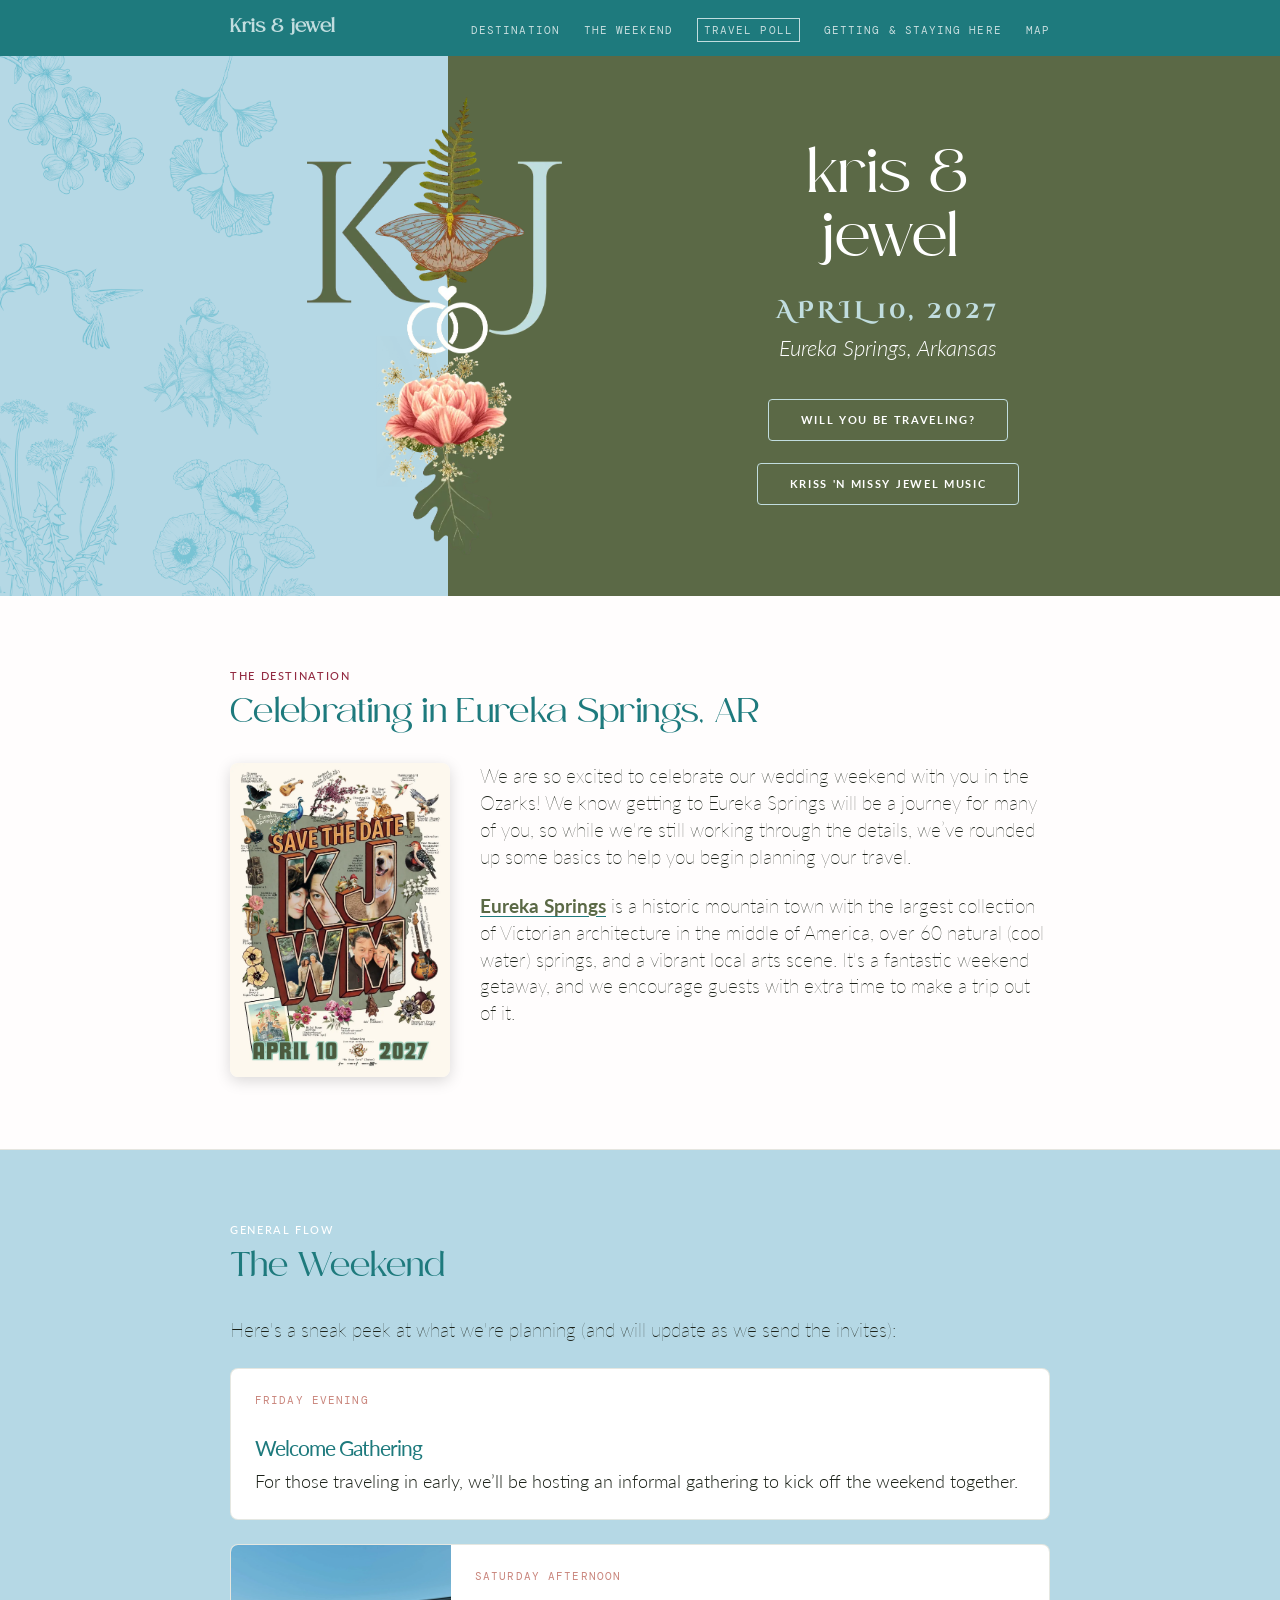
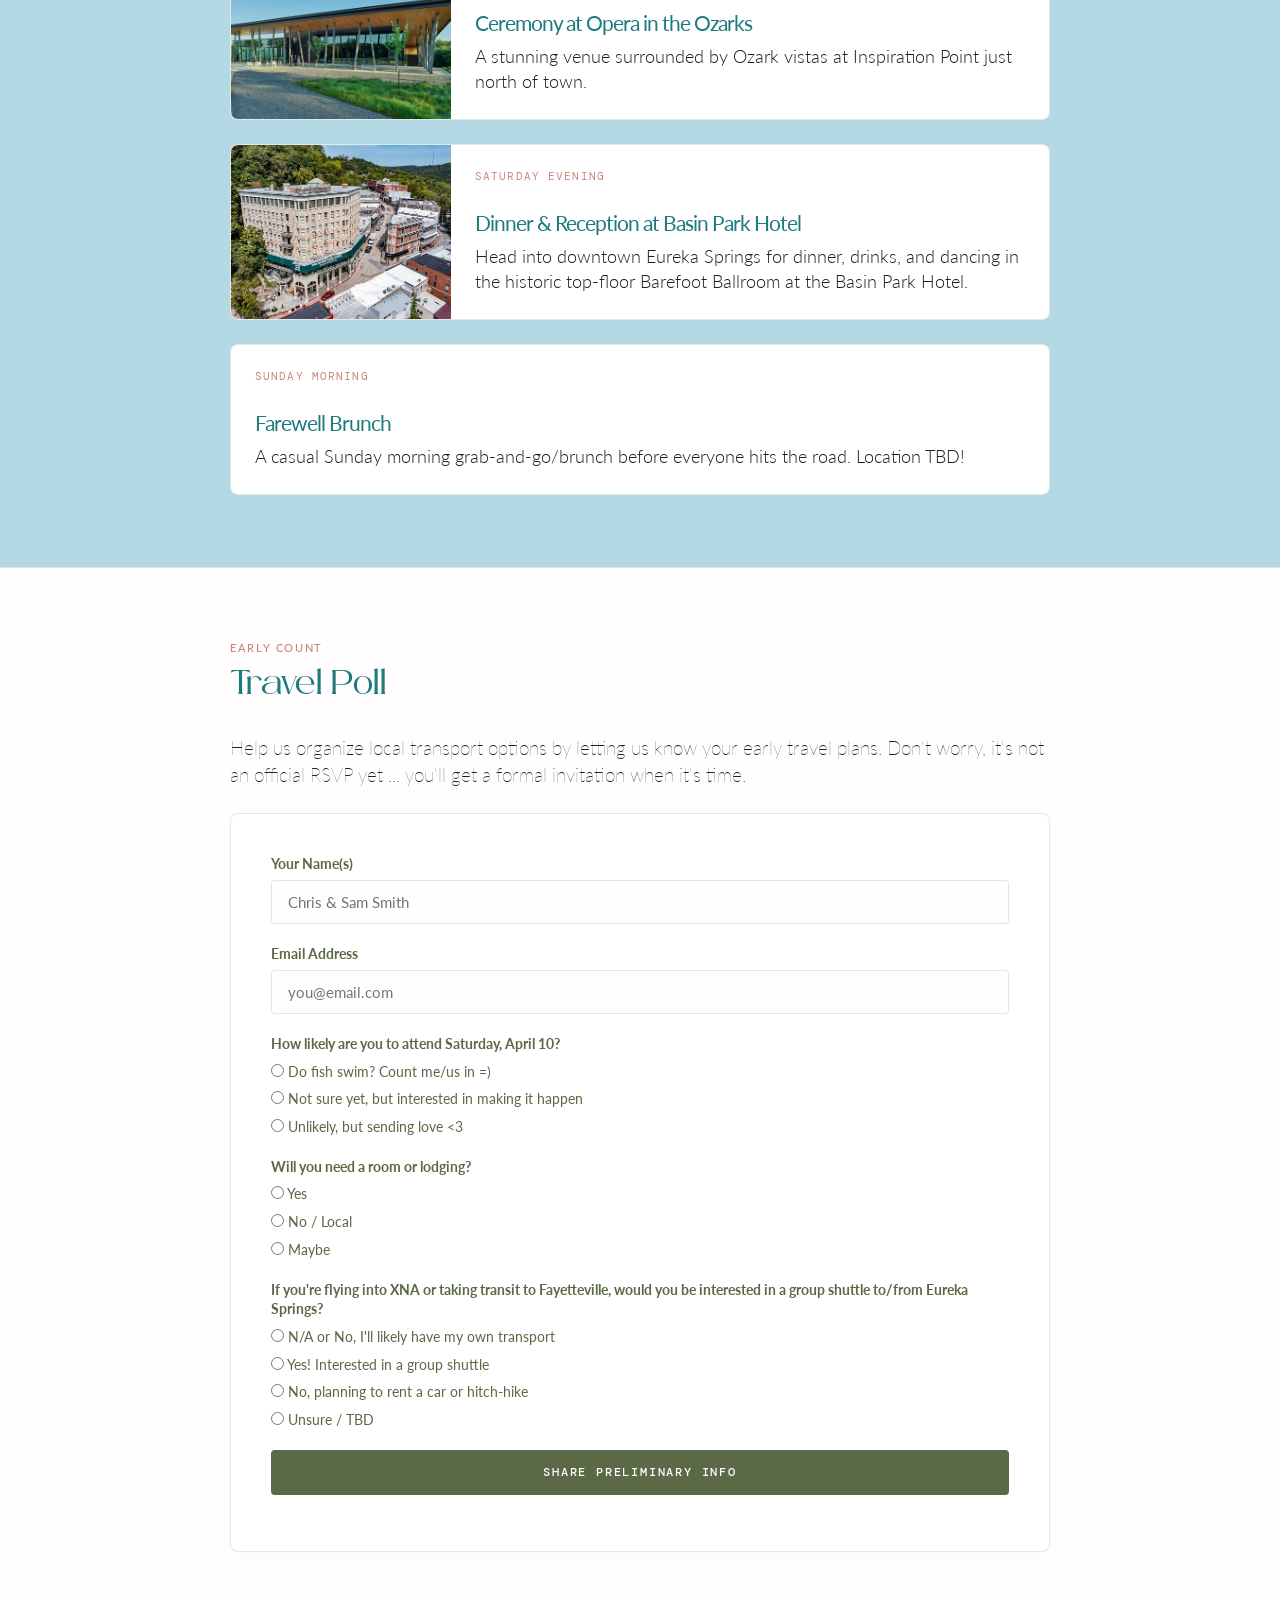
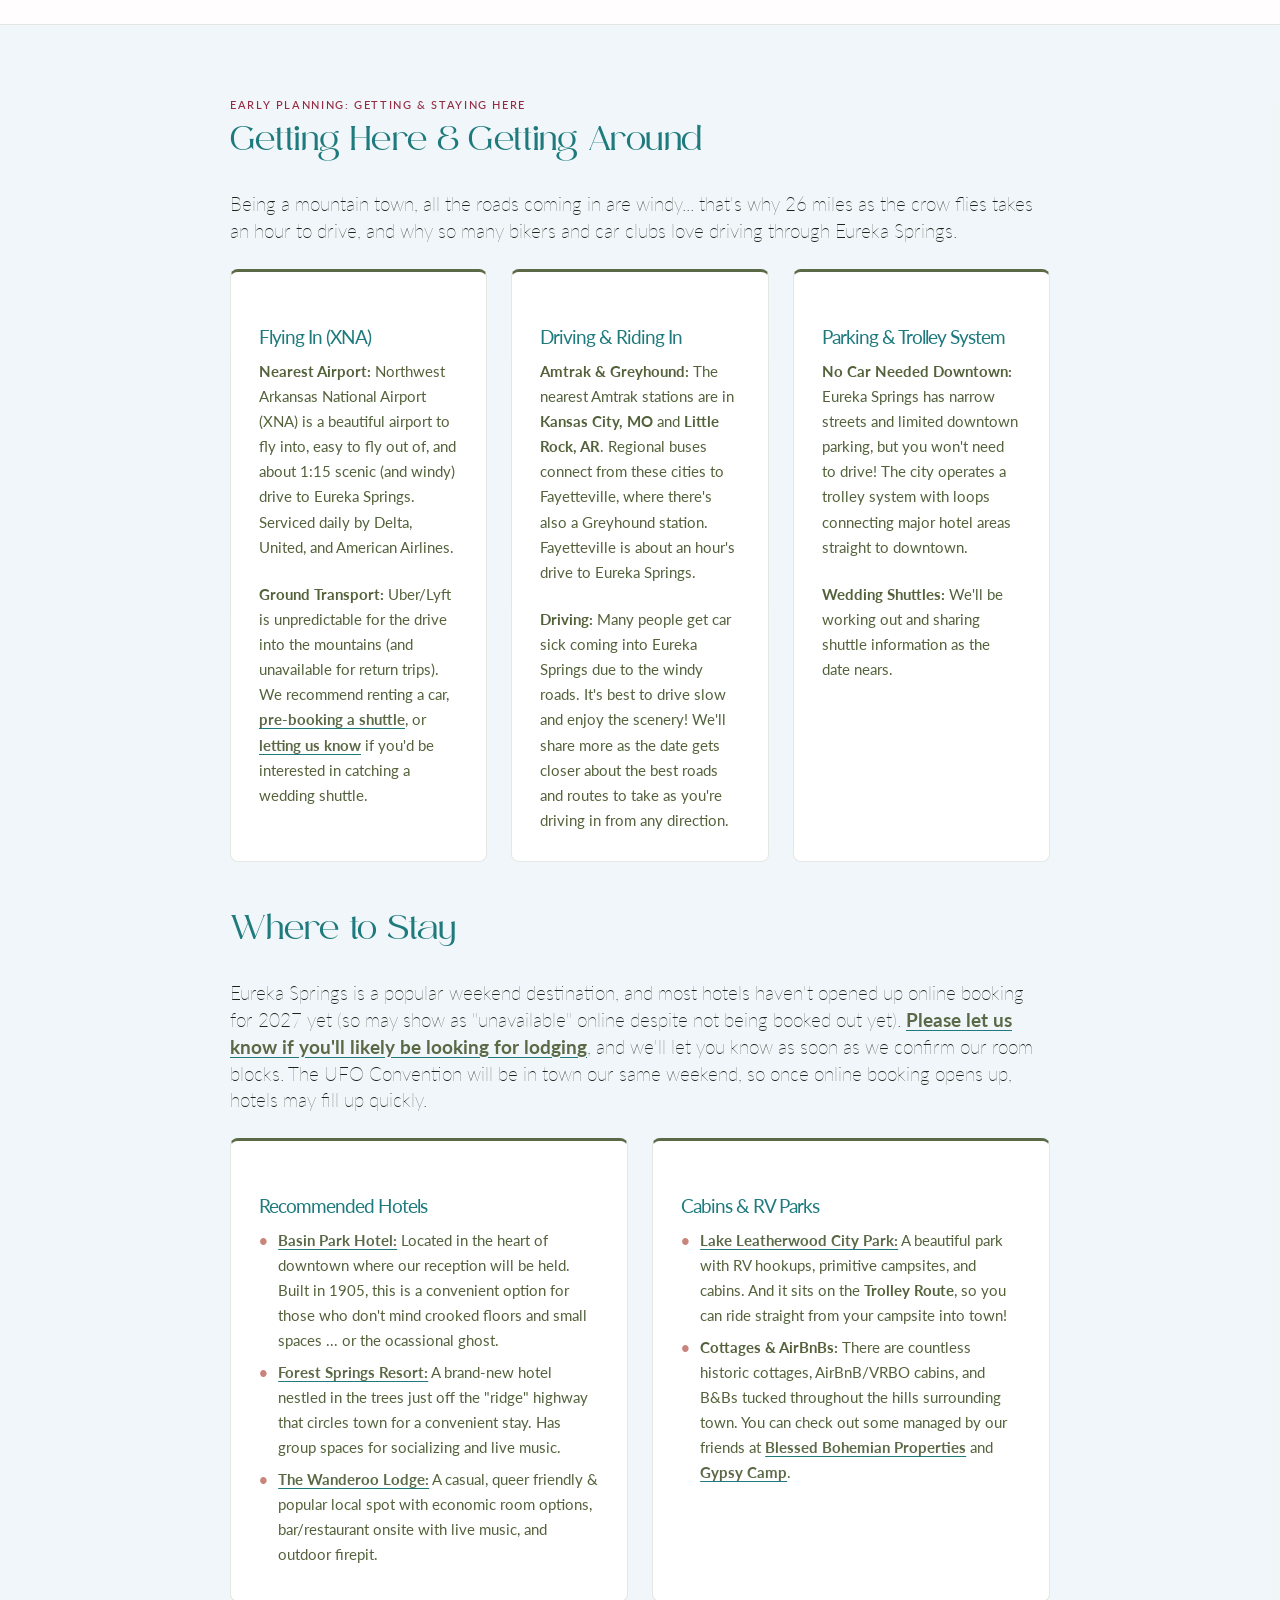
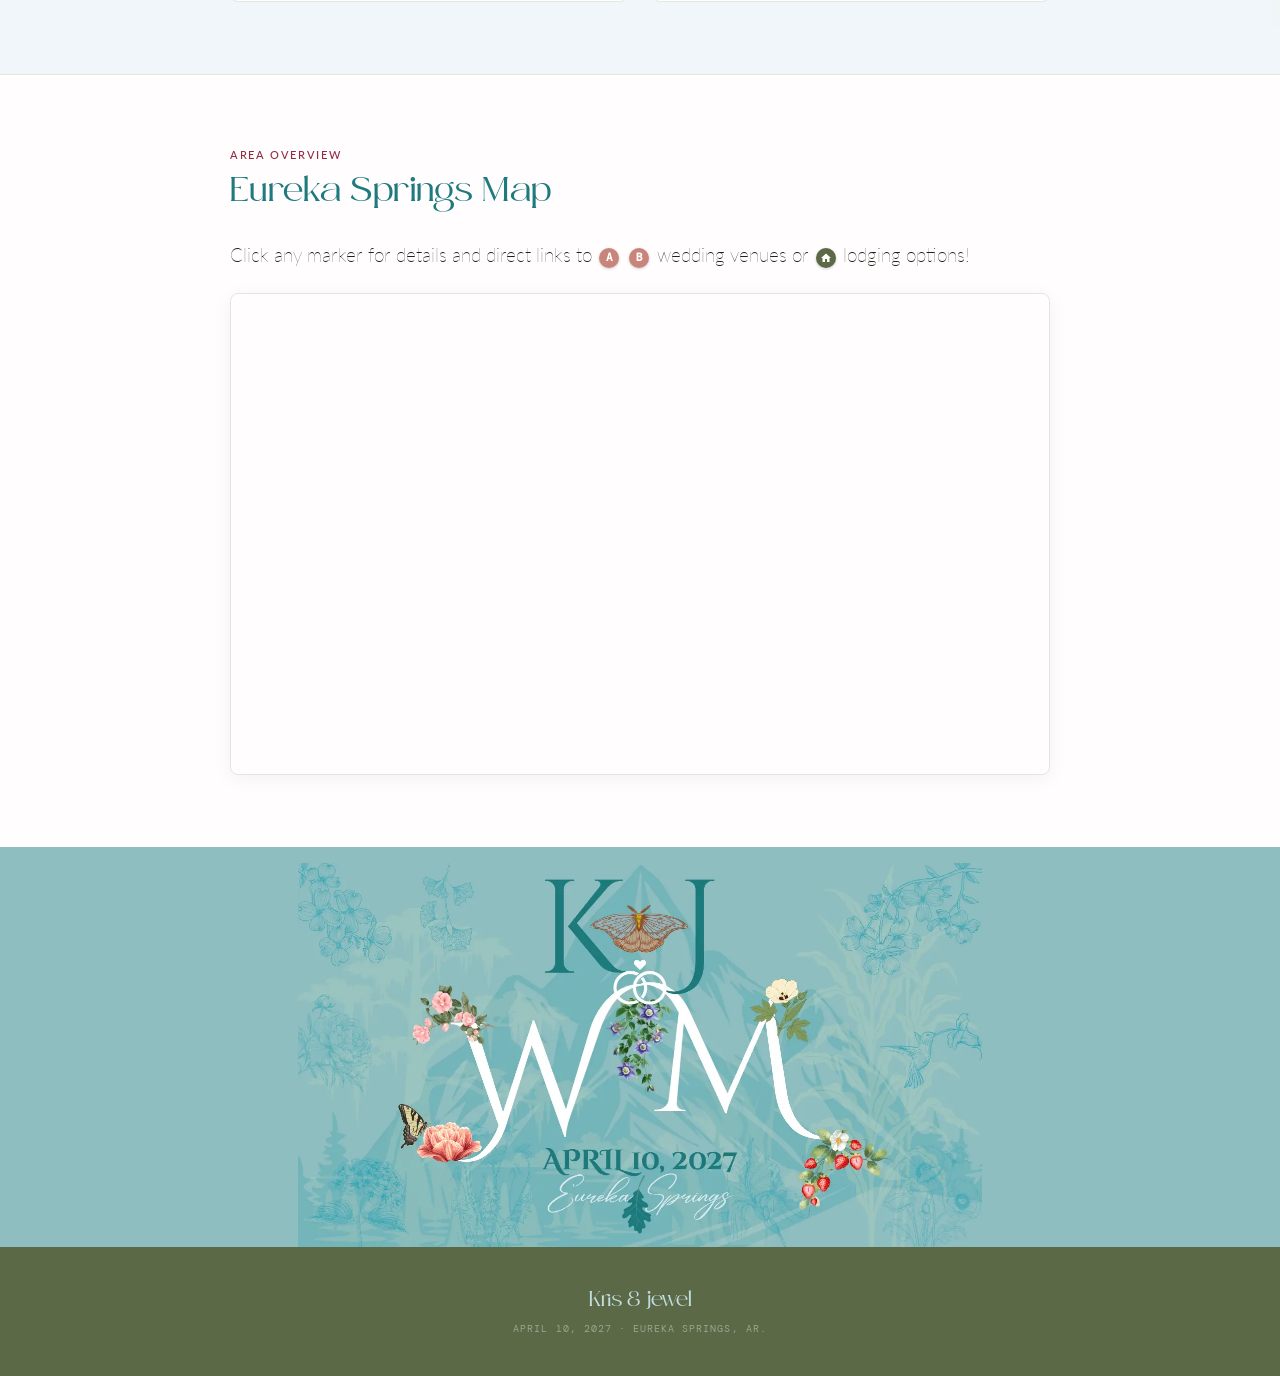
<file: index.html>
<!DOCTYPE html>
<html>
<head>
    <meta charset="UTF-8">
    <title>Redirecting...</title>
    <meta http-equiv="refresh" content="0; url=./wedding/index.html">
    <script type="text/javascript">
        window.location.href = "./wedding/index.html";
    </script>
</head>
<body>
    <p>If you are not redirected automatically, follow this <a href="./wedding/index.html">link to our wedding page</a>.</p>
</body>
</html>
</file>
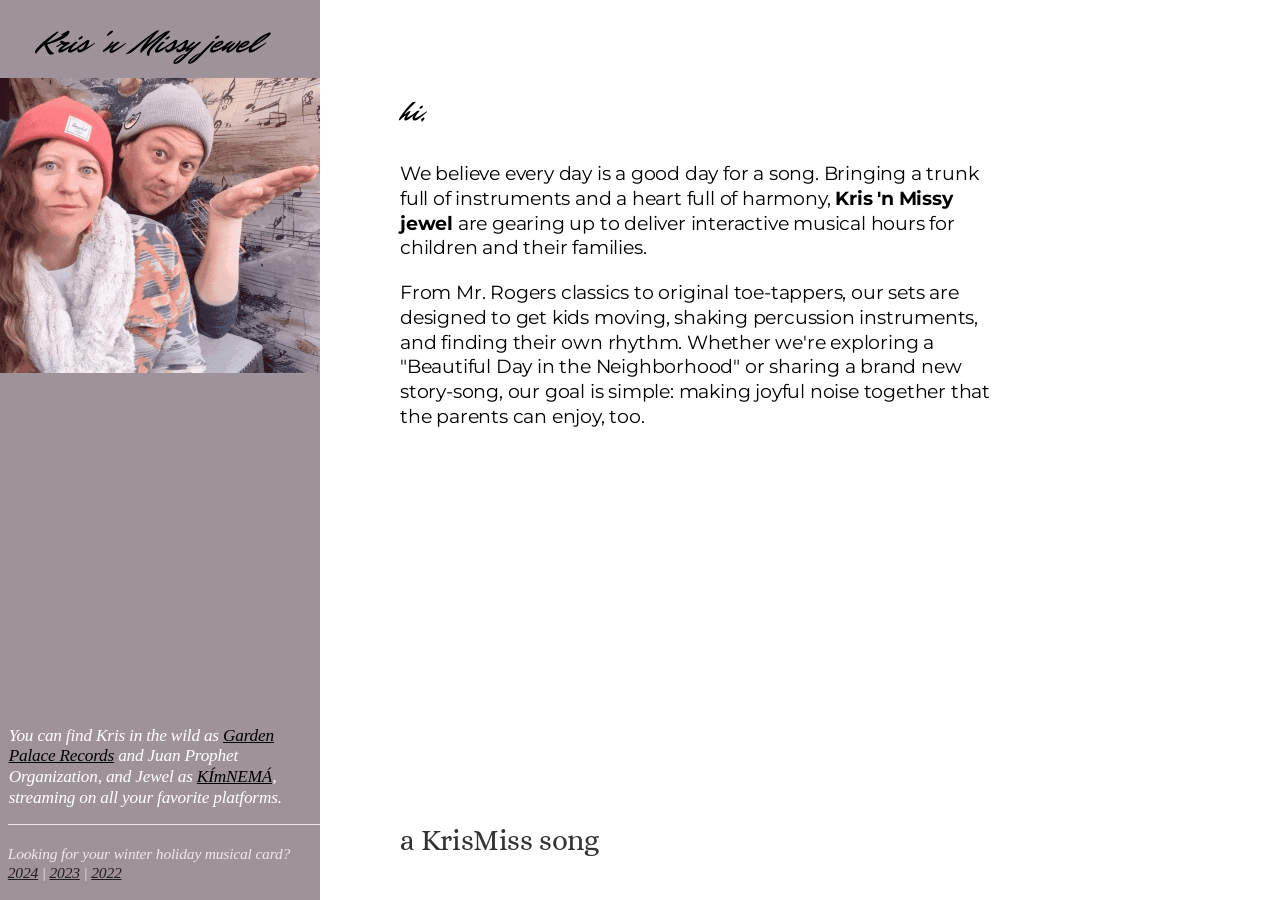
<file: music/index.html>
<!DOCTYPE html>
<html lang="en-US">
<head>
	<!-- Google tag (gtag.js) -->
	<script async src="https://www.googletagmanager.com/gtag/js?id=G-9QZJ6TBG9S"></script>
	<script>
	  window.dataLayer = window.dataLayer || [];
	  function gtag(){dataLayer.push(arguments);}
	  gtag('js', new Date());

	  gtag('config', 'G-9QZJ6TBG9S');
	</script>
	<meta charset="UTF-8" />
	<meta http-equiv="X-UA-Compatible" content="IE=edge" />
	<!-- <link rel="icon" type="image/png" href="images/favicon.png" sizes="32x32"> -->
	
	<!--

 _          _   _       
| |        | | | |      
| |     _  | | | |  __  
|/ \   |/  |/  |/  /  \_
|   |_/|__/|__/|__/\__/o
                        
                        
    _                      o                                                         _              
o  | |                     /                               |  o                     | |    o        
   | |          __           ,_    _     ,_    _   __,   __|      _  _    __,   _|_ | |        ,    
|  |/    |   | /  \_|   |   /  |  |/    /  |  |/  /  |  /  |  |  / |/ |  /  |    |  |/ \   |  / \_  
|_/|__/   \_/|/\__/  \_/|_/    |_/|__/     |_/|__/\_/|_/\_/|_/|_/  |  |_/\_/|/   |_/|   |_/|_/ \/o  
   |\       /|                                                             /|                    /  
   |/       \|                                                             \|                       
                   _                  _           _          _                                 
                  | |                | |    |    | |        | |       o                 |      
         _     ,  | |     __         | |  __|    | |   _    | |  ,_       _   _  _    __|   ,  
|  |  |_|/    / \_|/ \   /  \_|   |  |/  /  |    |/ \_|/    |/  /  |  |  |/  / |/ |  /  |  / \_
 \/ \/  |__/   \/ |   |_/\__/  \_/|_/|__/\_/|_/   \_/ |__/  |__/   |_/|_/|__/  |  |_/\_/|_/ \/o
                                                            |\                                 
                                                            |/ 
    -->

	<title>A KrisMiss Special</title>
	<meta name="description" content="Kris and Miss Jewel wish you a Merry Christmas and happy soltice holidays." />
	<meta name="robots" content="index, follow" />
	<meta name="referrer" content="strict-origin-when-cross-origin">
	<!-- <meta name="referrer" content="always" /> -->
    <meta property="og:type" content="website" />
	<meta property="og:title" content="Kris 'n Miss Jewel" />
	<meta property="og:description" content="Kris and Miss Jewel wish you a Merry Christmas and happy soltice holidays." />
	<meta property="og:image" content="https://jewel.mlnarik.com/images/preview1200-628-krismissjewel.jpg">
	<meta property="og:url" content="http://krismissjewel.us" />
	<meta name="twitter:title" content="Kris 'n Miss Jewel" >
	<meta name="twitter:description" content="Kris and Miss Jewel wish you a Merry Christmas and happy soltice holidays." />
	<meta property="twitter:image" content="https://jewel.mlnarik.com/images/preview900-450-krismissjewel.jpg">
	<meta name="twitter:card" content="summary_large_image" />
	<meta name="twitter:site" content="@juellez" />
	<meta name="twitter:creator" content="@juellez" />


	<link rel='stylesheet' href='./style.css?v=6' type='text/css' media='screen' />
	<!-- <link rel='stylesheet' href='./style.min.css' type='text/css' media='screen' /> -->
	<style>
		.fs-split .split-image img.main-image {
         background-image: url("./IMG_1347.jpg"); 
/*         width: 300px;*/
         max-width: 100%;
		}
		/* tweaks */
		.fs-split .split-image .split-content-vertically-center {
    	padding: 0 0 0 0;
		 }
		.fs-split .split-image {
	    background: #9f939b;
 	 }
 	 .fs-split .split-image {
 	 	width: 25%;
 	 }
 	  .split-image p.signature {
 	  	font-family: "Mr Dafoe", Sacramento, cursive;
 	  	text-align: center;
 	  	font-size: 2rem;
 	  	margin: 2rem 0 1.5rem -1.5rem;
 	  }
 	  .split-content p.signature {
 	  	text-align: left;
 	  }
 	  @media (max-width: 1200px) {
    .fs-split .split-content .split-content-vertically-center {
        padding: 10px 60px 20px 60px;
    }
		}
 	  .split-image p {
 	  	margin-left: .5em;
 	  	margin-top: 1rem;
 	  	font-size: 1rem;
 	  	font-style: italic;
 	  }
 	  .split-image ul {
 	  	margin-left: .5em;
 	  }
 	  .split-content p i {font-style: italic!important;}
 	  .split-content p b {font-weight: bold!important; }
 	</style>

	<meta name="viewport" content="width=device-width,initial-scale=1" />

</head>
<body id="fullsingle" class="page-template-page-fullsingle-split">
<div class="fs-split">

	<!-- Image Side -->
	<div class="split-image">

		<p class="signature">Kris 'n &nbsp;Missy jewel</p>

		<div class="split-content-vertically-center">
			<img class="main-image" src="./IMG_1347_animated.gif">
		</div>

		<div class="split-foot desktop-only">
				<p>You can find Kris in the wild as <a href="https://gardenpalacerecords.com">Garden Palace Records</a> and Juan Prophet Organization, and Jewel as <a href="https://kimnema.bandcamp.com/">KÍmNEMÁ</a>, streaming on all your favorite platforms.
				</p>

				<p class="split-credit small">Looking for your winter holiday musical card?
					<a href="./2024.html">2024</a> | 
					<a href="./2023.html">2023</a> |
					<a href="./2022.html">2022</a>
				</p>
		</div>
	</div>

	<!-- Content Side -->
	<div class="split-content">

		<div class="split-content-vertically-center">
		
			<div class="split-intro">
				<p class="signature">hi,</p>

				<p>
				We believe every day is a good day for a song. Bringing a trunk full of instruments and a heart full of harmony, <b>Kris 'n Missy jewel</b> are gearing up to deliver interactive musical hours for children and their families.
				</p>
				<p>
				From Mr. Rogers classics to original toe-tappers, our sets are designed to get kids moving, shaking percussion instruments, and finding their own rhythm. Whether we're exploring a "Beautiful Day in the Neighborhood" or sharing a brand new story-song, our goal is simple: making joyful noise together that the parents can enjoy, too.
				</p>

				<iframe 
				    width="560" 
				    height="315" 
				    src="https://www.youtube.com/embed/x8MtpwreK1c" 
				    title="Kris 'n Missy Jewel - Mr. Rogers Neighborhood" 
				    frameborder="0" 
				    allow="accelerometer; autoplay; clipboard-write; encrypted-media; gyroscope; picture-in-picture; web-share" 
				    referrerpolicy="strict-origin-when-cross-origin" 
				    allowfullscreen>
				</iframe>

				<h2>a KrisMiss song</h2>
				<iframe width="98%" height="300" scrolling="no" frameborder="no" allow="autoplay" src="https://w.soundcloud.com/player/?url=https%3A//api.soundcloud.com/tracks/1407797230%3Fsecret_token%3Ds-JGbJTqgmuVt&color=%23ff005d&auto_play=false&hide_related=true&show_comments=true&show_user=true&show_reposts=false&show_teaser=true&visual=true"></iframe>

				<h2>a KrisMiss special</h2>
				<p>You can enjoy our radio special from 2020, when we first uncovered
					the cult classic demos of our eponomous duo, jazzed up for the holidays as Kris 'n Missy Jewel.</p>

				<iframe width="98%" height="166" scrolling="no" frameborder="no" allow="autoplay" src="https://w.soundcloud.com/player/?url=https%3A//api.soundcloud.com/tracks/953839288&color=%23ff005d&auto_play=false&hide_related=true&show_comments=false&show_user=false&show_reposts=false&show_teaser=true"></iframe>

				<br><br>
				<p>Or skip the fireside banter and put your favorite on repeat.</p>

				<iframe width="98%" height="450" scrolling="no" frameborder="no" allow="autoplay" src="https://w.soundcloud.com/player/?url=https%3A//api.soundcloud.com/playlists/1183983265%3Fsecret_token%3Ds-kQWI2XL52YO&color=%23ff005d&auto_play=false&hide_related=true&show_comments=false&show_user=false&show_reposts=false&show_teaser=true"></iframe>
			</div>

			<div class="split-foot mobile-only">
					<p>You can find Kris in the wild as <a href="https://gardenpalacerecords.com">Garden Palace Records</a> and Jewel as <a href="https://kimnema.bandcamp.com/">KÍmNEMÁ</a>, streaming on all your favorite platforms.
					</p>

					<p class="split-credit small">Looking for your winter holiday musical card?
						<a href="./2024.html">2024</a> | 
						<a href="./2023.html">2023</a> |
						<a href="./2022.html">2022</a>
					</p>
			</div>
		</div>

	</div>

</div>

</body>
</html>
</file>
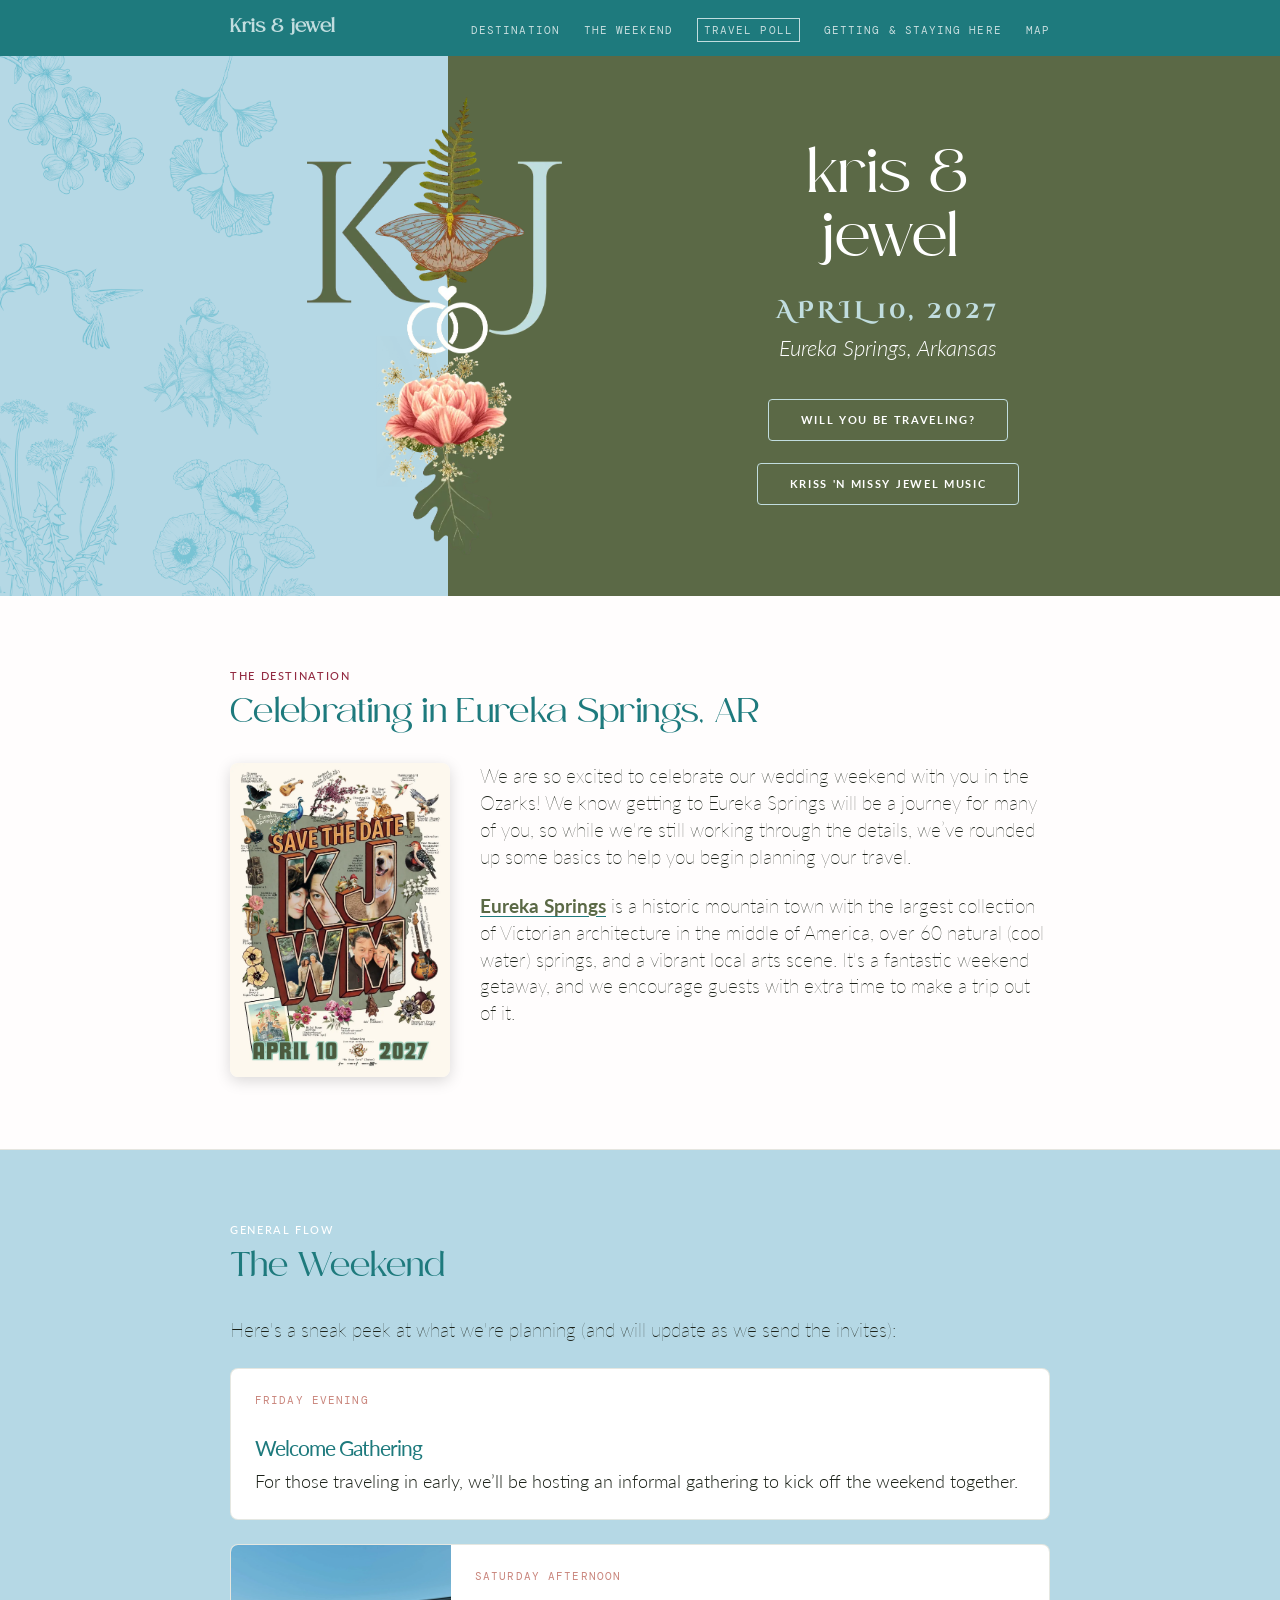
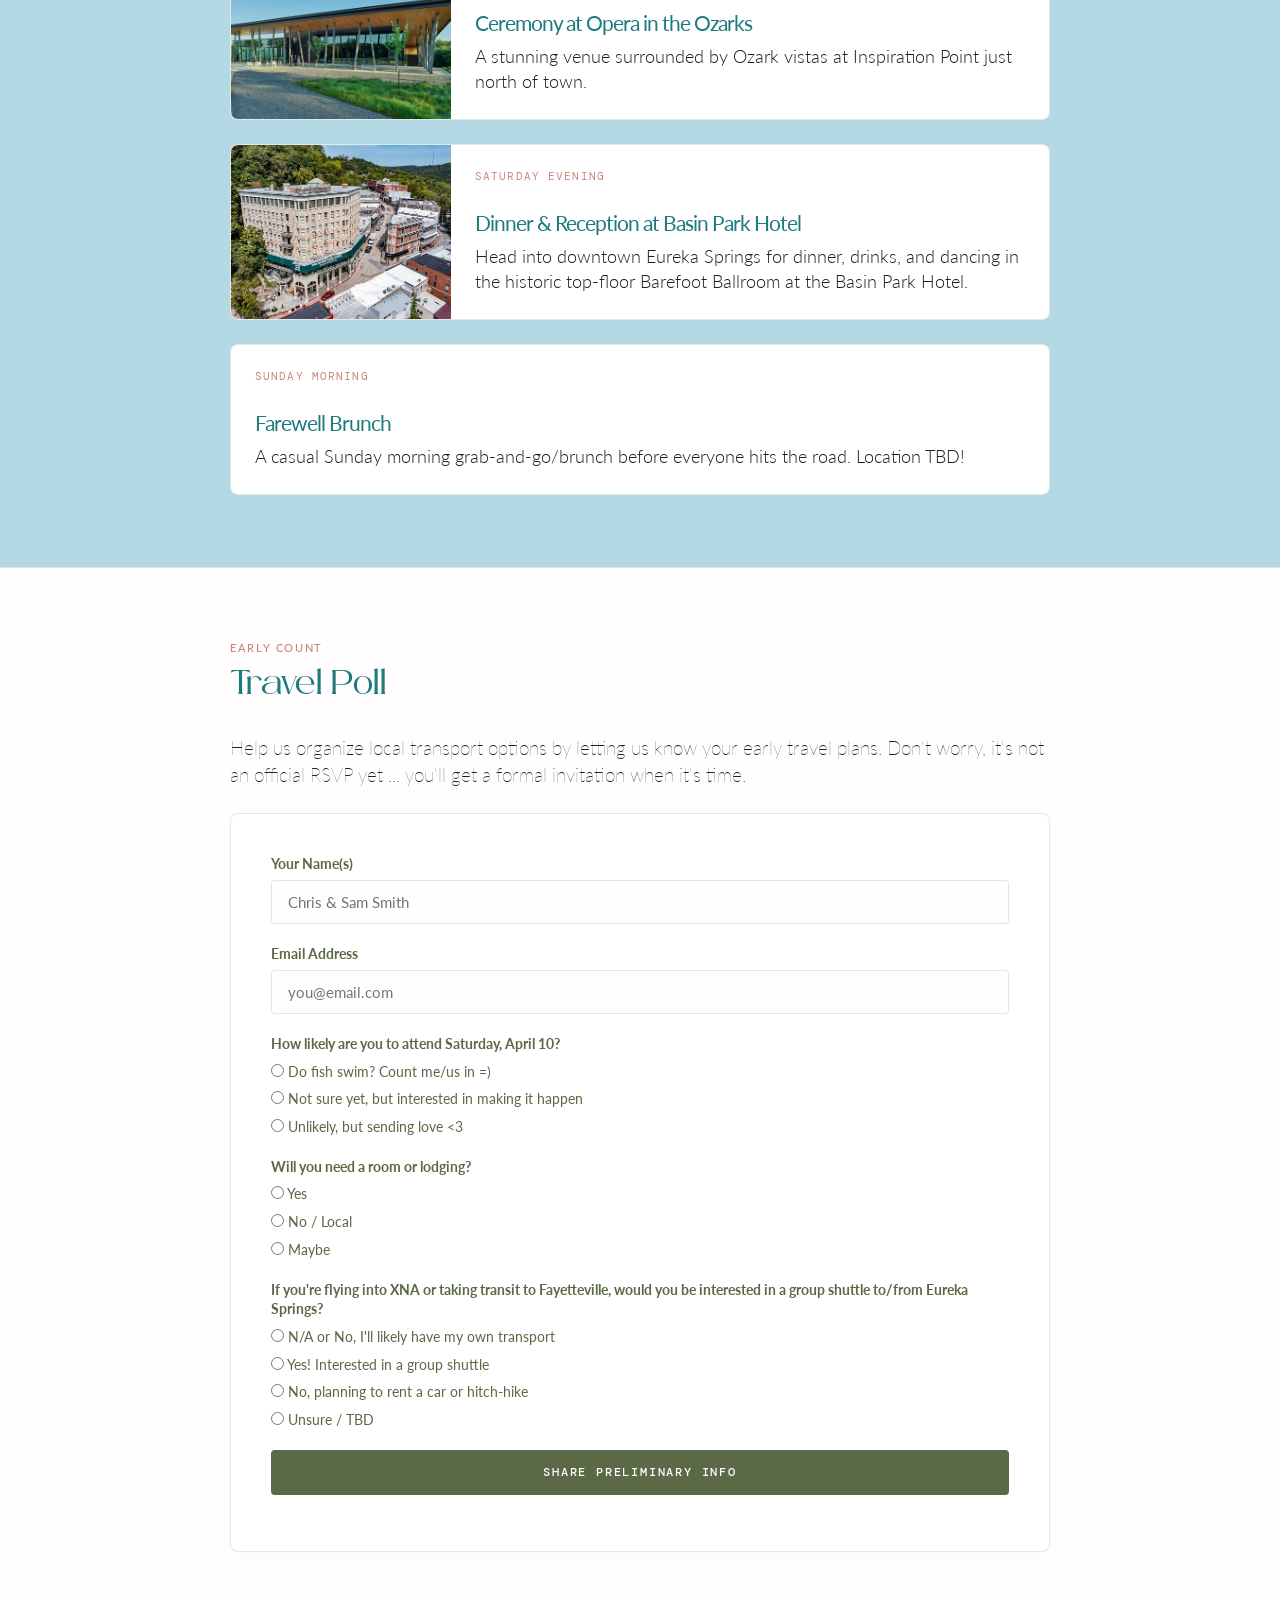
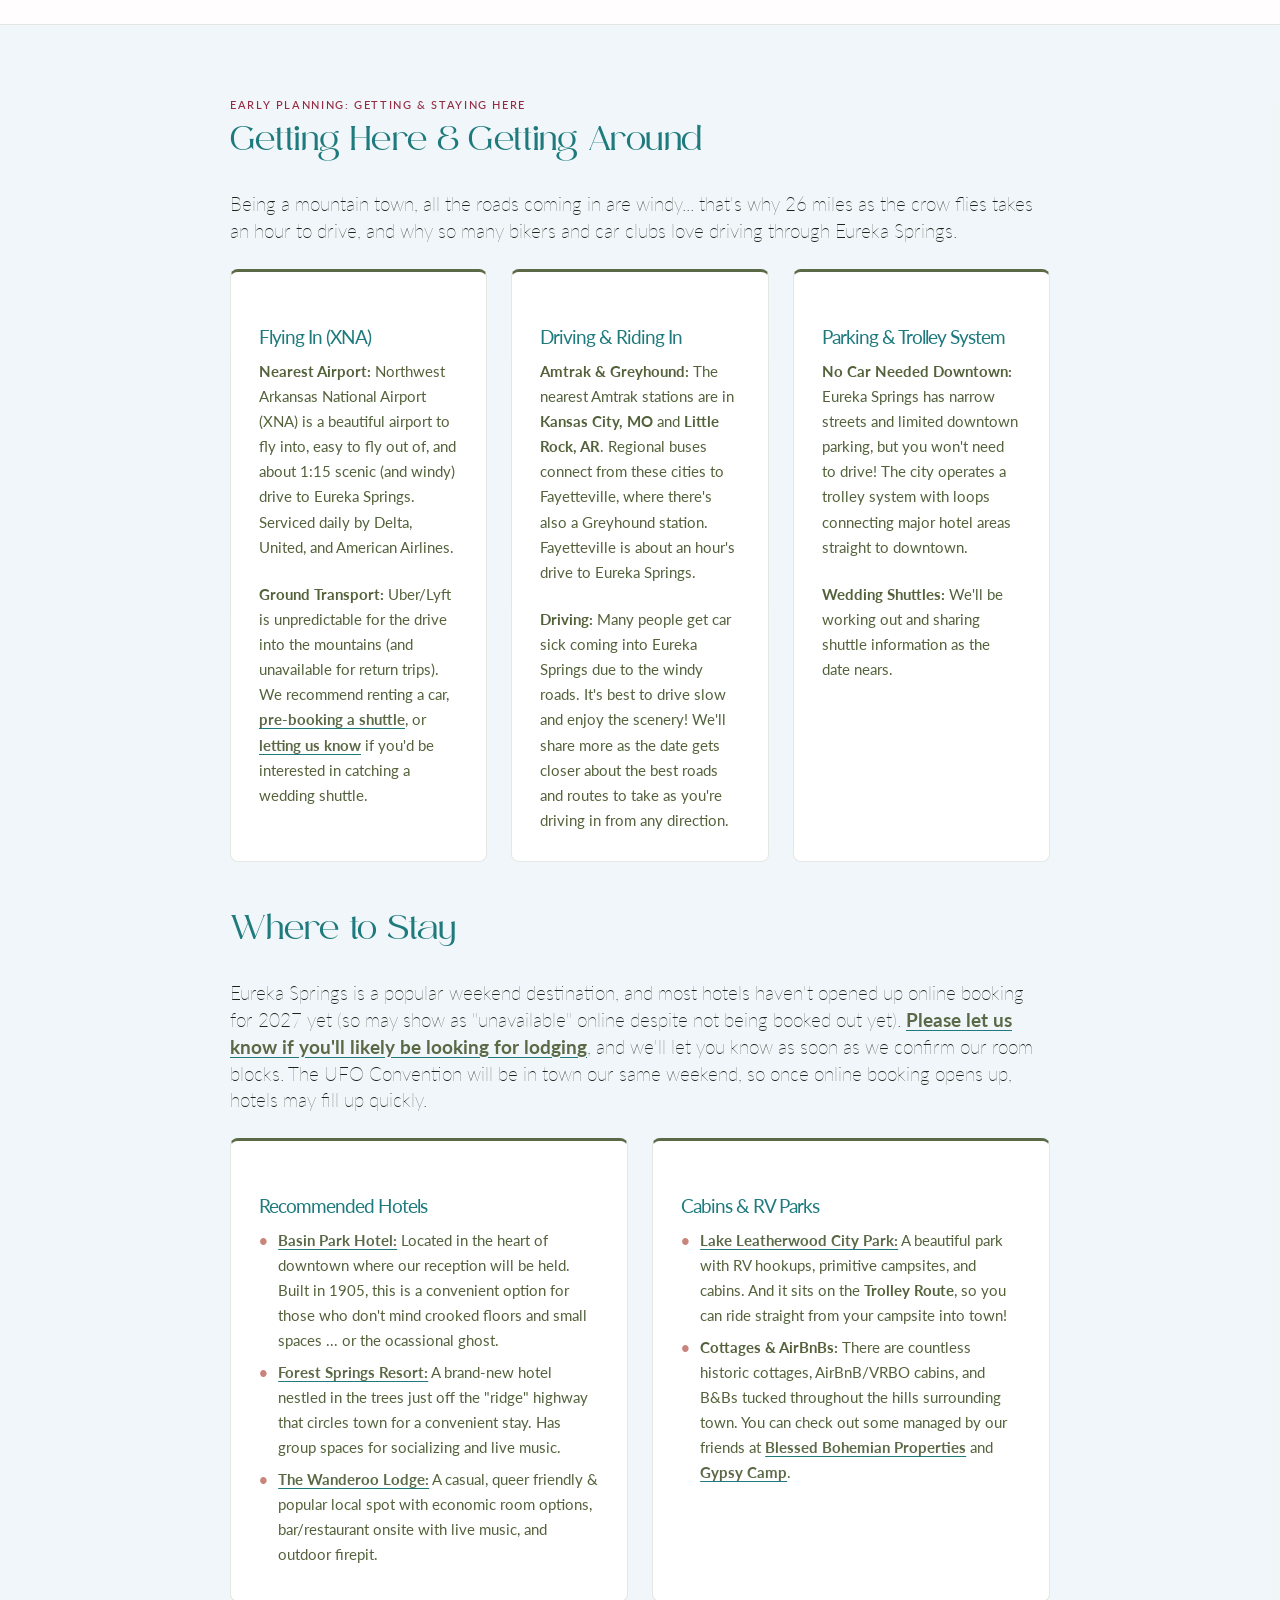
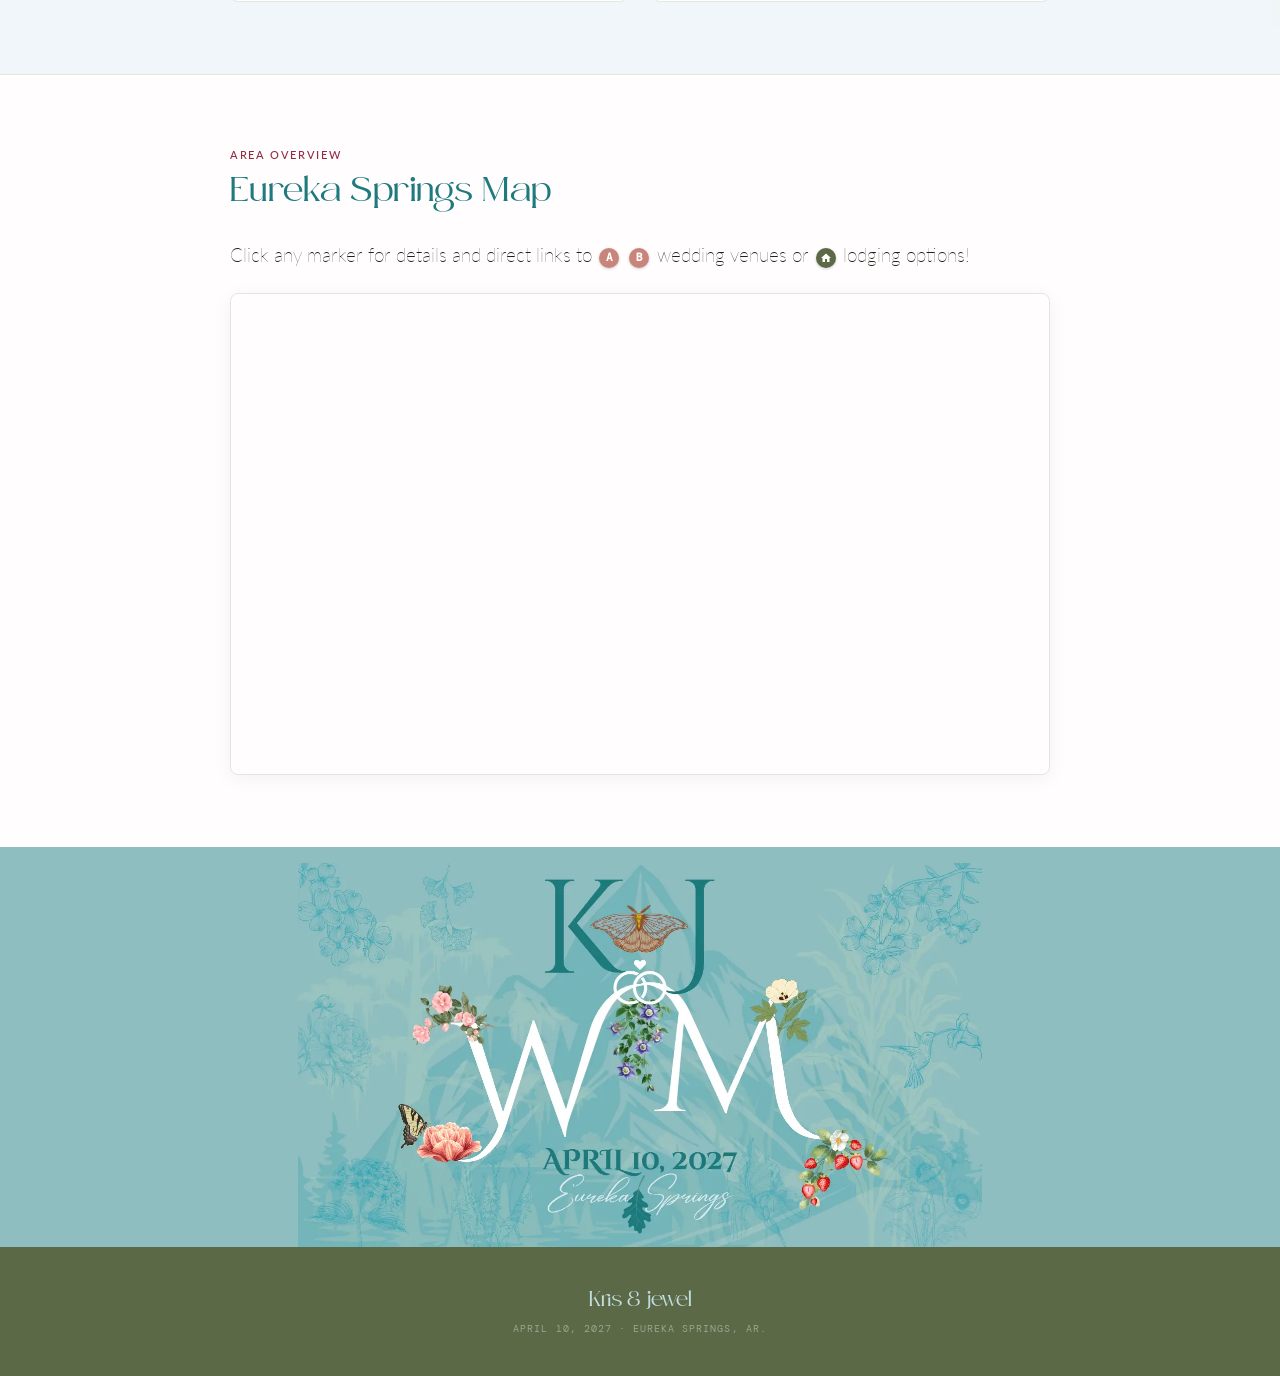
<file: wedding/index.html>
<!DOCTYPE html>
<html lang="en">
<head>
  <meta charset="UTF-8">
  <meta name="viewport" content="width=device-width, initial-scale=1.0">
  <title>Save the Date — Kris & jewel</title>
  <link rel="preconnect" href="https://fonts.googleapis.com">
  <link rel="preconnect" href="https://fonts.gstatic.com" crossorigin>
  <link href="https://fonts.googleapis.com/css2?family=Alex+Brush&family=Cinzel+Decorative&family=DM+Mono:wght@400;500&family=Lato:ital,wght@0,300;0,400;0,700;1,300;1,400&display=swap" rel="stylesheet">
  <!-- Mapbox GL JS -->
  <link href="https://api.mapbox.com/mapbox-gl-js/v3.1.2/mapbox-gl.css" rel="stylesheet">
  <script src="https://api.mapbox.com/mapbox-gl-js/v3.1.2/mapbox-gl.js"></script>

  <style>
/* ==========================================================================
   1. FONTS & ASSETS
   ========================================================================== */
@font-face {
  font-family: 'Safira March';
  src: url('assets/safira_march/SafiraMarch.ttf') format('truetype');
  font-weight: normal;
  font-style: normal;
  font-display: swap;
}

/* ==========================================================================
   2. SYSTEM VARIABLES (THEME CONFIGURATION)
   ========================================================================== */
:root {
  /* Color Palette */
  --brand-primary: #5b6946;      /* Deep Moss Green */
  --brand-secondary: #1e7a7d;    /* Teal */
  --brand-highlight: #C1DDDF;    /* Light Mid-Blue */
  --brand-accent: #c9857c; /*#E3887D; Coral Pink Accent */
  --brand-accent-dark: #932b42; /* crimson */

  /* Surface & Body Colors */
  --bg-main: #fffdfd;            /* almost white */
  --bg-secondary: #B5D8E5;       /* Soft ice blue */
  --bg-tertiary: #d8e6db;        /* light green */
  --surface-main: #FFFFFF;       /* Card Surface */
  --text-main: #1C2219;          /* Primary Body Text */
  --text-muted: #53623B;         /* Secondary Text (Muted Moss) */
  --text-light: #737D6F;         /* Light Text */
  --text-inverse: #FFFFFF;       /* Text on dark backgrounds */

  /* Structural Variables */
  --border-color: rgba(83, 98, 59, 0.15);
  --max-w: 820px;

  /* Typography Variables */
  --font-header: 'Safira March', serif;
  --font-accent: 'Cinzel Decorative', serif;
  --font-cursive: 'Alex Brush', cursive;
  --font-body: 'Lato', system-ui, -apple-system, sans-serif;
  --font-mono: 'DM Mono', monospace;
}

/* ==========================================================================
   3. BASE & RESET
   ========================================================================== */
*, *::before, *::after { 
  box-sizing: border-box; 
  margin: 0; 
  padding: 0; 
}

html { 
  scroll-behavior: smooth; 
  scroll-padding-top: 64px; 
}

body {
  font-family: var(--font-body);
  color: var(--text-main);
  background: var(--bg-main);
  line-height: 1.4;
  -webkit-font-smoothing: antialiased;
}

a {
  color: var(--brand-primary);
  text-decoration: underline;
  text-decoration-color: var(--brand-secondary);
  text-underline-offset: 3px;
  font-weight: 700;
  transition: color 0.2s, text-decoration-color 0.2s;
}

a:hover { 
  color: var(--text-main); 
  text-decoration-color: var(--brand-primary); 
}

/* ==========================================================================
   4. NAVIGATION
   ========================================================================== */
nav {
  position: sticky;
  top: 0;
  z-index: 100;
  background: var(--brand-secondary);
  padding: 0 1.5rem;
}

.nav-inner {
  max-width: var(--max-w);
  margin: 0 auto;
  display: flex;
  align-items: center;
  justify-content: space-between;
  height: 56px;
}

.nav-logo {
  font-family: var(--font-header);
  font-size: 1.2rem;
  color: var(--brand-highlight);
  letter-spacing: 0.03em;
}

.nav-links { 
  display: flex; 
  gap: 1.5rem; 
  list-style: none; 
}

.nav-links a {
  color: rgba(255, 255, 255, 0.75);
  font-family: var(--font-mono);
  font-size: 0.68rem;
  font-weight: 400;
  text-transform: uppercase;
  letter-spacing: 0.1em;
  text-decoration: none;
  transition: color 0.2s;
}

.nav-links a.outline {
    border: solid 1px var(--brand-highlight);
    padding: 4px 6px;
}

a.nav-logo:hover,
.nav-links a:hover,
.nav-links a.active { 
  color: white;
  text-decoration: none;
}
.nav-links a.outline:hover {
    border: solid 1px white;
}

.nav-toggle { display: none; }

.hamburger {
  display: none;
  cursor: pointer;
  padding: 0.5rem;
}

.hamburger span {
  display: block;
  width: 22px;
  height: 2px;
  background: var(--brand-highlight);
  margin: 4px 0;
  border-radius: 2px;
  transition: all 0.3s ease;
}

@media (max-width: 768px) {
  .hamburger { display: block; }

  .nav-links {
    display: none;
    position: absolute;
    top: 56px;
    left: 0;
    right: 0;
    background: var(--brand-primary);
    flex-direction: column;
    padding: 1.5rem;
    gap: 1.25rem;
    border-top: 1px solid var(--border-color);
    box-shadow: 0 8px 24px rgba(0, 0, 0, 0.2);
    text-align: center;
  }

  .nav-toggle:checked ~ .nav-links { display: flex; }

  .nav-toggle:checked ~ .hamburger span:nth-child(1) { transform: rotate(45deg) translate(4px, 4px); }
  .nav-toggle:checked ~ .hamburger span:nth-child(2) { opacity: 0; }
  .nav-toggle:checked ~ .hamburger span:nth-child(3) { transform: rotate(-45deg) translate(5px, -5px); }

  .nav-links a { font-size: 0.85rem; padding: 0.35rem 0; display: block; }
}

/* ==========================================================================
   5. GRAPHIC HERO SECTION
   ========================================================================== */
.graphic-hero {
  display: flex;
  width: 100vw;
  padding: 0;
  margin-left: calc(50% - 50vw);
  min-height: 540px;
  background: var(--brand-primary);
  overflow: hidden;
  position: relative;
}

.hero-split-left {
  flex: 0 0 35%;
  background-color: var(--bg-secondary);
  background-image: url('./assets/bkg-blueprint.png');
  background-size: cover;
  background-position: right center;
  position: relative;
  display: flex;
  align-items: center;
  justify-content: flex-end;
}

.hero-monogram-overlay {
  position: absolute;
  right: -114px;
  height: 85%; 
  width: auto;
  object-fit: contain;
  z-index: 10;
  pointer-events: none;
}

.hero-split-right {
  flex: 0 0 65%;
  background: var(--brand-primary);
  display: flex;
  flex-direction: column;
  justify-content: center;
  align-items: center;
  padding: 3rem 2rem 3rem 5rem;
  color: var(--text-inverse);
  text-align: center;
  position: relative;
  z-index: 1;
}

.hero-names-styled {
  font-family: var(--font-header);
  text-transform: lowercase;
  font-size: 3.8rem;
  line-height: 1.05;
  font-weight: 400;
  margin-bottom: 1.25rem;
  color: var(--text-inverse);
  letter-spacing: 0.02em;
}

.hero-date-styled {
  font-family: var(--font-accent);
  font-size: 1.5rem;
  font-weight: 600;
  letter-spacing: 0.14em;
  text-transform: uppercase;
  color: var(--brand-highlight);
  margin-bottom: 0.2rem;
}

.hero-location-styled {
  font-family: var(--font-body);
  font-style: italic;
  font-size: 1.4rem;
  font-weight: 300;
  color: var(--text-inverse);
  margin-bottom: 2.25rem;
}

.hero-cta-styled {
  display: inline-block;
  padding: 0.75rem 2rem;
  background: transparent;
  color: var(--text-inverse);
  border: 1px solid var(--brand-highlight);
  font-family: var(--font-body);
  font-size: 0.7rem;
  text-transform: uppercase;
  letter-spacing: 0.15em;
  text-decoration: none;
  border-radius: 4px;
  transition: all 0.25s ease;
}

.hero-cta-styled:hover {
  background: var(--brand-highlight);
  color: var(--brand-primary);
}

/* ==========================================================================
   6. SECTIONS & CONTENT LAYOUT
   ========================================================================== */
section { padding: 4.5rem 1.5rem; }

.section-inner { 
  max-width: var(--max-w); 
  margin: 0 auto; 
}
.section-intro {
  font-size: 1.2rem;
  font-weight: lighter;
}
.section-label {
  font-family: var(--font-body);
  font-size: 0.68rem;
  font-weight: 500;
  text-transform: uppercase;
  letter-spacing: 0.15em;
  color: var(--brand-accent-dark);
  margin-bottom: 0.4rem;
}

.section-title {
  font-family: var(--font-header);
  font-size: 2.2rem;
  font-weight: 400;
  letter-spacing: 0.01em;
  margin-bottom: 1.5rem;
  color: var(--brand-secondary);
}
h3 {
  font-family: var(--font-header);
  font-size: 1.6rem;
  font-weight: 400;
  letter-spacing: 0.01em;
  margin-top: 1.5rem;
  color: var(--brand-primary);
}

section#flow { background-color: var(--bg-secondary); }
section#flow .section-label { color: white; }
section#intent .section-label { color: var(--brand-accent); }
section#graphic {
  background: #8fbec1;
  padding: 0;
  text-align: center;
}
section#graphic img.fullwidth {
  margin: 0 auto;
  padding: 1rem 0 0 0;
  max-width: 100%;
  max-height: 400px;
  display: block;
}

.section-divider {
  border: none;
  border-top: 1px solid var(--border-color);
  margin: 0;
}

/* Cards Grid */
.card-grid {
  display: grid;
  grid-template-columns: repeat(auto-fit, minmax(250px, 1fr));
  gap: 1.5rem;
  margin-top: 1.5rem;
}

.card {
  background: var(--surface-main);
  border-radius: 8px;
  padding: 1.75rem;
  border: 1px solid var(--border-color);
  border-top: 3px solid var(--brand-primary);
}

.card h3 {
  font-family: var(--font-body);
  font-size: 1.2rem;
  font-weight: 400;
  letter-spacing: -1px;
  margin-bottom: 0.5rem;
  color: var(--brand-secondary);
}

.card p, .card ul { 
  font-size: 0.95rem; 
  color: var(--text-muted); 
  line-height: 1.65; 
}

.card ul { list-style: none; margin-top: 0.5rem; }
.card ul li { position: relative; padding-left: 1.2rem; margin-bottom: 0.4rem; }
.card ul li::before {
  content: "•";
  color: var(--brand-accent);
  font-weight: bold;
  position: absolute;
  left: 0;
}

/* Event Flow Cards with Venue Thumbnails */
.flow-list { display: flex; flex-direction: column; gap: 1.5rem; margin-top: 1.5rem; }
.flow-card {
  display: flex;
  background: var(--surface-main);
  border: 1px solid var(--border-color);
  border-radius: 8px;
  overflow: hidden;
}
.flow-card-img {
  width: 220px;
  object-fit: cover;
  flex-shrink: 0;
}
.flow-card-body { padding: 1.5rem; flex: 1; }
.flow-card-body p {font-size: 1.1rem; font-weight: 300;}
.flow-card-tag {
  font-family: var(--font-mono);
  font-size: 0.7rem;
  text-transform: uppercase;
  color: var(--brand-accent);
  letter-spacing: 0.1em;
  margin-bottom: 0.25rem;
}
.flow-card-body h3 {
  font-family: var(--font-body);
  font-size: 1.3rem;
  color: var(--brand-secondary);
  margin-bottom: 0.5rem;
  letter-spacing: -1px;
}
.flow-card-body h3 a {
  color: var(--brand-secondary);
}
.flow-card-body h3 a:hover {
  color: var(--brand-accent);
}

/* ==========================================================================
   7. FORM PIPELINE
   ========================================================================== */
.form-container {
  background: var(--surface-main);
  border: 1px solid var(--border-color);
  border-radius: 8px;
  padding: 2.5rem;
  margin-top: 1.5rem;
  box-shadow: 0 4px 16px rgba(0,0,0,0.02);
}

.form-group { margin-bottom: 1.25rem; }

.form-group label {
  display: block;
  font-size: 0.88rem;
  font-weight: 700;
  color: var(--brand-primary);
  margin-bottom: 0.4rem;
}

.form-group input, .form-group select {
  width: 100%;
  padding: 0.75rem 1rem;
  border: 1px solid var(--border-color);
  border-radius: 4px;
  background: var(--bg-main);
  font-family: var(--font-body);
  font-size: 0.95rem;
  color: var(--text-main);
}

.form-group input:focus, .form-group select:focus {
  outline: none;
  border-color: var(--brand-primary);
  box-shadow: 0 0 0 2px var(--bg-secondary);
}

.radio-group {
  display: flex;
  flex-direction: column;
  gap: 0.5rem;
  margin-top: 0.5rem;
}

.radio-option {
  display: flex;
  align-items: center;
  gap: 0.6rem;
  font-size: 0.92rem;
  color: var(--text-main);
  cursor: pointer;
  padding: 0.4rem 0.6rem;
  border-radius: 4px;
  transition: background 0.15s ease;
}
label.radio-option {
    font-weight: 400;
    margin-bottom: 0;
    padding: 0;
}
.radio-option:hover {
  color: var(--brand-accent);
}

.radio-option input[type="radio"] {
  width: auto;
  accent-color: var(--brand-primary);
  cursor: pointer;
}

.submit-btn {
  margin-left: auto;
  margin-right: auto;
  width: 100%;
  padding: 0.9rem;
  background: var(--brand-primary);
  color: var(--text-inverse);
  border: none;
  border-radius: 4px;
  font-family: var(--font-mono);
  font-size: 0.75rem;
  font-weight: 500;
  text-transform: uppercase;
  letter-spacing: 0.15em;
  cursor: pointer;
  transition: background 0.2s;
}
.submit-btn:hover { background: var(--brand-accent); }

.btn-wrap { 
  width: 100%; 
  margin-top: 1rem;
  margin-bottom: 1rem;
}
.btn {
  margin-left: auto;
  margin-right: auto;
  max-width: 50%;
  background: var(--brand-secondary);
  border: 1px solid var(--brand-highlight);
  border-radius: 4px;
  color: var(--text-inverse);
  text-decoration: none;
  display: block;
  padding: 0.9rem 1rem;
  text-align: center;
  font-family: var(--font-mono);
  font-size: 0.75rem;
  font-weight: 500;
  text-transform: uppercase;
  letter-spacing: 0.15em;
  cursor: pointer;
  transition: background 0.2s;
}
.btn:hover {
  background: var(--brand-highlight);
  color: white;
}

#form-status {
  margin-top: 1rem;
  font-size: 0.88rem;
  text-align: center;
  color: var(--brand-primary);
  font-weight: 700;
}

/* ==========================================================================
   8. FOOTER
   ========================================================================== */
footer {
  background: var(--brand-primary);
  color: rgba(255, 255, 255, 0.6);
  text-align: center;
  padding: 2.5rem 1.5rem;
}

footer .footer-names {
  font-family: var(--font-header);
  font-size: 1.3rem;
  color: var(--brand-highlight);
  margin-bottom: 0.35rem;
}

footer p {
  font-family: var(--font-mono);
  font-size: 0.65rem;
  letter-spacing: 0.1em;
  text-transform: uppercase;
  color: rgba(255, 255, 255, 0.4);
}

footer a {
  color: rgba(255, 255, 255, 0.4);
  text-decoration-color: rgba(255, 255, 255, 0.4);
}

/* ==========================================================================
   9. RESPONSIVE BREAKPOINTS
   ========================================================================== */
@media (max-width: 768px) {
  .graphic-hero {
    flex-direction: column;
    min-height: auto;
  }
  
  .hero-split-left {
    flex: 0 0 320px;
    width: 100%;
    justify-content: center;
    background: 
      linear-gradient(to right, transparent 50%, var(--brand-primary) 50%),
      url('./assets/bkg-blueprint.png') left center / cover no-repeat,
      var(--bg-secondary);
  }
  
  .hero-monogram-overlay {
    position: relative;
    right: 0;
    height: 46vh;
    max-width: 90%;
  }
  
  .hero-split-right {
    flex: 1;
    width: 100%;
    padding: 2rem 1.5rem 3.5rem;
  }

  .hero-names-styled {
    font-size: 2.2rem;
    margin-bottom: 1rem;
    margin-top: 1rem; 
  }
  .hero-names-styled br { display: none; }

  .hero-location-styled { font-size: 1.2rem; }

  .flow-card { flex-direction: column; }
  .flow-card-img { width: 100%; height: 180px; }
}


/* ==========================================================================
   MAP SECTION & MAPBOX STYLING
   ========================================================================== */
#mapsection {
  padding: 4.5rem 1.5rem;
  background: var(--bg-main);
}

.map-container-wrapper {
  max-width: var(--max-w);
  margin: 1.5rem auto 0;
  border-radius: 8px;
  overflow: hidden;
  border: 1px solid var(--border-color);
  box-shadow: 0 4px 20px rgba(0, 0, 0, 0.05);
}

#map {
  width: 100%;
  height: 480px;
}

/* Custom Mapbox Popup Styling */
.mapboxgl-popup-content {
  background: var(--surface-main) !important;
  border-radius: 6px !important;
  padding: 1rem !important;
  font-family: var(--font-body) !important;
  border: 1px solid var(--border-color) !important;
  box-shadow: 0 4px 12px rgba(0,0,0,0.1) !important;
}

.popup-tag {
  font-family: var(--font-mono);
  font-size: 0.65rem;
  text-transform: uppercase;
  color: var(--brand-accent);
  letter-spacing: 0.1em;
  margin-bottom: 0.2rem;
}

.popup-title {
  font-family: var(--font-header);
  font-size: 1.1rem;
  color: var(--brand-primary);
  margin-bottom: 0.3rem;
}

.popup-desc {
  font-size: 0.85rem;
  color: var(--text-muted);
  line-height: 1.4;
}
.popup-link {
  display: inline-block;
  margin-top: 0.6rem;
  font-family: var(--font-mono);
  font-size: 0.7rem;
  text-transform: uppercase;
  color: var(--brand-primary);
  text-decoration: none;
  font-weight: 500;
  letter-spacing: 0.05em;
  transition: color 0.2s;
}
.popup-link:hover {
  color: var(--brand-accent);
  text-decoration: underline;
}

/* Custom Mapbox Marker Pin Styles */
.custom-marker {
  width: 34px;
  height: 34px;
  border-radius: 50%;
  display: flex;
  align-items: center;
  justify-content: center;
  color: #ffffff;
  font-weight: 700;
  font-size: 0.9rem;
  font-family: var(--font-mono);
  cursor: pointer;
  box-shadow: 0 3px 10px rgba(0,0,0,0.25);
  border: 2px solid #ffffff;
  transition: transform 0.15s ease;
}

.custom-marker:hover {
  transform: scale(1.15);
  z-index: 20;
}

/* Wedding Markers */
.marker-wedding { 
  background-color: var(--brand-accent); /* Coral Pink for Ceremony & Reception */
}

/* Lodging Markers */
.marker-stay { 
  background-color: var(--brand-primary); /* Deep Moss Green for Lodging */
}
.marker-stay::before {
  content: "";
  display: block;
  width: 18px;
  height: 18px;
  background-color: #ffffff;
  /* Embedded Inline SVG House Icon */
  mask: url('data:image/svg+xml;utf8,<svg xmlns="http://www.w3.org/2000/svg" viewBox="0 0 24 24"><path d="M10 20v-6h4v6h5v-8h3L12 3 2 12h3v8z"/></svg>') no-repeat center / contain;
  -webkit-mask: url('data:image/svg+xml;utf8,<svg xmlns="http://www.w3.org/2000/svg" viewBox="0 0 24 24"><path d="M10 20v-6h4v6h5v-8h3L12 3 2 12h3v8z"/></svg>') no-repeat center / contain;
}

/* Airport/Travel Markers */
.marker-airport {
    background-color: #2b7cb7; /* Slate/Aviation Blue for Transit */
}
.marker-airport::before {
    content: "";
    display: block;
    width: 18px;
    height: 18px;
    background-color: #ffffff;
    /* Embedded Inline SVG Airplane Icon */
    mask: url('data:image/svg+xml;utf8,<svg xmlns="http://www.w3.org/2000/svg" viewBox="0 0 24 24"><path d="M21 16v-2l-8-5V3.5c0-.83-.67-1.5-1.5-1.5S10 2.67 10 3.5V9l-8 5v2l8-2.5V19l-2 1.5V22l3.5-1 3.5 1v-1.5L13 19v-5.5l8 2.5z"/></svg>') no-repeat center / contain;
    -webkit-mask: url('data:image/svg+xml;utf8,<svg xmlns="http://www.w3.org/2000/svg" viewBox="0 0 24 24"><path d="M21 16v-2l-8-5V3.5c0-.83-.67-1.5-1.5-1.5S10 2.67 10 3.5V9l-8 5v2l8-2.5V19l-2 1.5V22l3.5-1 3.5 1v-1.5L13 19v-5.5l8 2.5z"/></svg>') no-repeat center / contain;
}


@media (max-width: 768px) {
  #map { height: 360px; }
}

/* Inline Map Legend Badges */
.badge-inline {
  display: inline-flex;
  align-items: center;
  justify-content: center;
  width: 20px;
  height: 20px;
  border-radius: 50%;
  font-family: var(--font-mono);
  font-size: 0.68rem;
  font-weight: 700;
  color: #ffffff;
  vertical-align: middle;
  margin: 0 0.15rem;
  box-shadow: 0 1px 3px rgba(0, 0, 0, 0.2);
}

.badge-wedding {
  background-color: var(--brand-accent);
}

.badge-stay {
  background-color: var(--brand-primary);
}

/* Inline SVG House Icon inside the Stay Badge */
.badge-stay::before {
  content: "";
  display: block;
  width: 12px;
  height: 12px;
  background-color: #ffffff;
  mask: url('data:image/svg+xml;utf8,<svg xmlns="http://www.w3.org/2000/svg" viewBox="0 0 24 24"><path d="M10 20v-6h4v6h5v-8h3L12 3 2 12h3v8z"/></svg>') no-repeat center / contain;
  -webkit-mask: url('data:image/svg+xml;utf8,<svg xmlns="http://www.w3.org/2000/svg" viewBox="0 0 24 24"><path d="M10 20v-6h4v6h5v-8h3L12 3 2 12h3v8z"/></svg>') no-repeat center / contain;
}

/* LIGHTBOX */
.two-col-container {
    display: flex;
    flex-direction: column; /* Stacks on mobile */
    gap: 30px;
    align-items: center;
    margin-top: 20px;
}

.small-column {
    width: 100%;
    max-width: 220px;
}

.main-column {
    flex: 1;
}

/* Thumbnail Styling */
.thumbnail-link {
    display: block;
    position: relative;
    text-decoration: none;
    border-radius: 8px;
    overflow: hidden;
    box-shadow: 0 4px 15px rgba(0, 0, 0, 0.15);
    transition: transform 0.3s ease, box-shadow 0.3s ease;
}

.thumb {
    display: block;
    width: 100%;
    height: auto;
    transition: filter 0.3s ease;
}

.zoom-hint {
    position: absolute;
    bottom: 0;
    left: 0;
    right: 0;
    background: rgba(44, 62, 43, 0.9);
    color: #ffffff;
    text-align: center;
    padding: 8px;
    font-size: 12px;
    font-weight: bold;
    transform: translateY(100%);
    transition: transform 0.3s ease;
}

/* Hover Effects */
.thumbnail-link:hover {
    transform: translateY(-4px);
    box-shadow: 0 8px 25px rgba(0, 0, 0, 0.25);
}

.thumbnail-link:hover .thumb {
    filter: brightness(0.9);
}

.thumbnail-link:hover .zoom-hint {
    transform: translateY(0);
}

/* Responsive Desktop Layout */
@media (min-width: 768px) {
    .two-col-container {
        flex-direction: row; /* Side-by-side on desktop */
        align-items: flex-start;
    }
    .small-column {
        max-width: 220px;
        min-width: 120px;
    }
}

/* Pure CSS Lightbox */
.lightbox-overlay {
    display: none;
    position: fixed;
    z-index: 9999;
    top: 0;
    left: 0;
    width: 100%;
    height: 100%;
    background: rgba(0, 0, 0, 0.9);
    align-items: center;
    justify-content: center;
    padding: 20px;
    box-sizing: border-box;
}

/* Show Lightbox when target URL matches ID */
.lightbox-overlay:target {
    display: flex;
}

.lightbox-content {
    max-width: 90%;
    max-height: 90vh;
}

.lightbox-content img {
    max-width: 100%;
    max-height: 90vh;
    object-fit: contain;
    border-radius: 4px;
    box-shadow: 0 0 30px rgba(0,0,0,0.5);
}

.lightbox-close {
    position: absolute;
    top: 20px;
    right: 30px;
    color: #ffffff;
    font-size: 60px;
    text-decoration: none;
    line-height: 1;
    transition: color 0.2s ease;
}

.lightbox-close:hover {
    color: #e2c08d; /* Accent gold color */
}


  </style>
</head>
<body>

<!-- Nav -->
<nav>
  <div class="nav-inner">
    <a href="#hero" class="nav-logo">Kris &amp; jewel</a>
    
    <input type="checkbox" id="nav-toggle" class="nav-toggle" aria-label="Toggle menu">
    <label for="nav-toggle" class="hamburger">
      <span></span><span></span><span></span>
    </label>
    
    <ul class="nav-links">
      <li><a href="#destination">Destination</a></li>
      <li><a href="#flow">The Weekend</a></li>
      <li><a href="#intent" class="outline">Travel Poll</a></li>
      <li><a href="#lodging">Getting & Staying Here</a></li>
      <li><a href="#mapsection">Map</a></li>
    </ul>
  </div>
</nav>

<!-- Hero -->
<section class="graphic-hero" id="hero">
  <div class="hero-split-left">
    <img src="./assets/kj-monogram.webp" alt="Kris and Jewel Monogram" class="hero-monogram-overlay">
  </div>

  <div class="hero-split-right">
    <div class="hero-names-styled">
      kris <span class="amp">&amp;</span><br> jewel
    </div>
    
    <div class="hero-date-styled">
      April 10, 2027
    </div>
    
    <div class="hero-location-styled">
      Eureka Springs, Arkansas
    </div>

    <a href="#intent" class="hero-cta-styled">Will You Be Traveling?</a>
    <br>
    <a href="../music" class="hero-cta-styled">Kriss 'n Missy Jewel Music</a>

  </div>
</section>

<!-- The Destination Section -->
<section id="destination" class="destination-section">
<div class="section-inner">
  <div class="section-label">The Destination</div>
  <h2 class="section-title">Celebrating in Eureka Springs, AR</h2>
  <div class="two-col-container">
    <div class="small-column">
        <a href="#std-lightbox" class="thumbnail-link" aria-label="Zoom in on Save the Date postcard">
            <img src="assets/savethedate-postcard.webp" alt="Kris and Missy Jewel Save the Date Postcard" class="thumb">
        </a>
    </div>
    <div class="main-column">
      <p class="section-intro">
      We are so excited to celebrate our wedding weekend with you in the Ozarks! We know getting to Eureka Springs will be a journey for many of you, so while we're still working through the details, we’ve rounded up some basics to help you begin planning your travel.</p>
      <br>
      <p class="section-intro"><a href="https://www.visiteurekasprings.com" target="_blank" rel="noopener">Eureka Springs</a> is a historic mountain town with the largest collection of Victorian architecture in the middle of America, over 60 natural (cool water) springs, and a vibrant local arts scene. It's a fantastic weekend getaway, and we encourage guests with extra time to make a trip out of it.</p>
    </div>
  </div>

</div>
</section>

<!-- Weekend Flow -->
<hr class="section-divider">
<section id="flow">
  <div class="section-inner">
    <div class="section-label">General Flow</div>
    <h2 class="section-title">The Weekend</h2>
    <p class="section-intro">
      Here's a sneak peek at what we're planning (and will update as we send the invites):
    </p>

    <div class="flow-list">
      <div class="flow-card">
        <div class="flow-card-body">
          <div class="flow-card-tag">Friday Evening</div>
          <h3>Welcome Gathering</h3>
          <p>For those traveling in early, we’ll be hosting an informal gathering to kick off the weekend together.</p>
        </div>
      </div>

      <div class="flow-card">
        <img src="./assets/operahouse.webp" alt="Opera in the Ozarks" class="flow-card-img">
        <div class="flow-card-body">
          <div class="flow-card-tag">Saturday Afternoon</div>
          <h3>Ceremony at Opera in the Ozarks</h3>
          <p>A stunning venue surrounded by Ozark vistas at Inspiration Point just north of town.</p>
        </div>
      </div>

      <div class="flow-card">
        <img src="./assets/basinparkhotel.jpg" alt="Basin Park Hotel" class="flow-card-img">
        <div class="flow-card-body">
          <div class="flow-card-tag">Saturday Evening</div>
          <h3>Dinner &amp; Reception at Basin Park Hotel</h3>
          <p>Head into downtown Eureka Springs for dinner, drinks, and dancing in the historic top-floor Barefoot Ballroom at the Basin Park Hotel.</p>
        </div>
      </div>

      <div class="flow-card">
        <div class="flow-card-body">
          <div class="flow-card-tag">Sunday Morning</div>
          <h3>Farewell Brunch</h3>
          <p>A casual Sunday morning grab-and-go/brunch before everyone hits the road. Location TBD!</p>
        </div>
      </div>
    </div>
  </div>
</section>

<!-- Travel Intent Poll -->
<hr class="section-divider">
<section id="intent">
  <div class="section-inner">
    <div class="section-label">Early Count</div>
    <h2 class="section-title">Travel Poll</h2>
    <p class="section-intro">
      Help us organize local transport options by letting us know your early travel plans.
      Don't worry, it's not an official RSVP yet ... you'll get a formal invitation when it's time.
    </p>

    <div class="form-container">
      <form id="intent-form">
        <!-- Spam Honeypot -->
        <div style="display:none;" aria-hidden="true">
          <input type="text" id="website_hp" name="website_hp" tabindex="-1">
        </div>

        <div class="form-group">
          <label for="names">Your Name(s)</label>
          <input type="text" id="names" required placeholder="Chris & Sam Smith">
        </div>

        <div class="form-group">
          <label for="email">Email Address</label>
          <input type="email" id="email" required placeholder="you@email.com">
        </div>

        <!-- Attendance Intent Radios -->
        <div class="form-group">
          <label>How likely are you to attend Saturday, April 10?</label>
          <div class="radio-group">
            <label class="radio-option">
              <input type="radio" name="intent_status" value="Definitely" required>
              Do fish swim? Count me/us in =)
            </label>
            <label class="radio-option">
              <input type="radio" name="intent_status" value="Likely">
              Not sure yet, but interested in making it happen
            </label>
            <label class="radio-option">
              <input type="radio" name="intent_status" value="Unlikely">
              Unlikely, but sending love <3
            </label>
          </div>
        </div>

        <!-- Lodging Radios -->
        <div class="form-group">
          <label>Will you need a room or lodging?</label>
          <div class="radio-group">
            <label class="radio-option">
              <input type="radio" name="hotel_needed" value="Yes" required>
              Yes
            </label>
            <label class="radio-option">
              <input type="radio" name="hotel_needed" value="No">
              No / Local
            </label>
            <label class="radio-option">
              <input type="radio" name="hotel_needed" value="Unsure">
              Maybe
            </label>
          </div>
        </div>

        <!-- Shuttle Interest Radios -->
        <div class="form-group">
          <label>If you're flying into XNA or taking transit to Fayetteville, would you be interested in a group shuttle to/from Eureka Springs?</label>
          <div class="radio-group">
            <label class="radio-option">
              <input type="radio" name="shuttle_interest" value="No - Own Transport" required>
              N/A or No, I'll likely have my own transport
            </label>
            <label class="radio-option">
              <input type="radio" name="shuttle_interest" value="Yes - Group Shuttle">
              Yes! Interested in a group shuttle
            </label>
            <label class="radio-option">
              <input type="radio" name="shuttle_interest" value="No - Renting Car">
              No, planning to rent a car or hitch-hike
            </label>
            <label class="radio-option">
              <input type="radio" name="shuttle_interest" value="Unsure">
              Unsure / TBD
            </label>
          </div>
        </div>

        <button type="submit" class="submit-btn" id="submit-btn">Share Preliminary Info</button>
        <div id="form-status"></div>
      </form>
    </div>

  </div>
</section>


<!-- Where to Stay -->
<hr class="section-divider">
<section id="lodging" style="background: rgba(181, 216, 229, 0.2);">
  <div class="section-inner">
    <div class="section-label">Early Planning: Getting & Staying Here</div>

    <h2 class="section-title">Getting Here & Getting Around</h2>
    <p class="section-intro">Being a mountain town, all the roads coming in are windy... that's why 26 miles as the crow flies takes an hour to drive, and why so many bikers and car clubs love driving through Eureka Springs.</p>

    <div class="card-grid">
      <div class="card">
        <h3>Flying In (XNA)</h3>
        <p><strong>Nearest Airport:</strong> Northwest Arkansas National Airport (XNA) is a beautiful airport to fly into, easy to fly out of, and about 1:15 scenic (and windy) drive to Eureka Springs. Serviced daily by Delta, United, and American Airlines.</p>
        <br>
        <p><strong>Ground Transport:</strong> Uber/Lyft is unpredictable for the drive into the mountains 
        (and unavailable for return trips). We recommend renting a car, <a href="https://jimsexpressshuttle.com/" target="_blank">pre-booking a shuttle</a>, or <a href="#intent">letting us know</a> if you'd be interested in catching a wedding shuttle.</p>
      </div>

      <div class="card">
        <h3>Driving &amp; Riding In</h3>
        <p><strong>Amtrak & Greyhound:</strong> The nearest Amtrak stations are in <strong>Kansas City, MO</strong> and <strong>Little Rock, AR</strong>. Regional buses connect from these cities to Fayetteville, where there's also a Greyhound station. Fayetteville is about an hour's drive to Eureka Springs.</p>
        <br>
        <p><strong>Driving:</strong> Many people get car sick coming into Eureka Springs due to the windy roads. It's best to drive slow and enjoy the scenery! We'll share more as the date gets closer
        about the best roads and routes to take as you're driving in from any direction.</p>
      </div>

      <div class="card">
        <h3>Parking &amp; Trolley System</h3>
        <p><strong>No Car Needed Downtown:</strong> Eureka Springs has narrow streets and limited downtown parking, but you won't need to drive! The city operates a trolley system with loops connecting major hotel areas straight to downtown.</p>
        <br>
        <p><strong>Wedding Shuttles:</strong> We'll be working out and sharing shuttle information as the date nears.</p>
      </div>
    </div>

    <br><br>

    <h2 class="section-title">Where to Stay</h2>
    <p class="section-intro">
      Eureka Springs is a popular weekend destination, and most hotels haven't opened up online booking for 2027 yet (so may show as "unavailable" online despite not being booked out yet).
      <a href="#intent">Please let us know if you'll likely be looking for lodging</a>, and we'll let you know as soon as we confirm our room blocks.
      The UFO Convention will be in town our same weekend, so once online booking opens up, hotels may fill up quickly.
    </p>

    <div class="card-grid">
      <div class="card">
        <h3>Recommended Hotels</h3>
        <ul>
          <li><strong><a href="https://basinpark.com/" target="_blank">Basin Park Hotel:</a></strong> Located in the heart of downtown where our reception will be held. Built in 1905, this is a convenient option for those who don't mind crooked floors and small spaces ... or the ocassional ghost.</li>
          <li><strong><a href="https://www.forestspringsresort.com/" target="_blank">Forest Springs Resort:</a></strong> A brand-new hotel nestled in the trees just off the "ridge" highway that circles town for a convenient stay. Has group spaces for socializing and live music.</li>
          <li><strong><a href="https://www.wanderoolodge.com/" target="_blank">The Wanderoo Lodge:</a></strong> A casual, queer friendly & popular local spot with economic room options, bar/restaurant onsite with live music, and outdoor firepit.</li>
        </ul>
      </div>

      <div class="card">
        <h3>Cabins &amp; RV Parks</h3>
        <ul>
          <li><strong><a href="https://www.eurekasprings.org/city-parks/lake-leatherwood-city-park/" target="_blank">Lake Leatherwood City Park:</a></strong> A beautiful park with RV hookups, primitive campsites, and cabins. And it sits on the <strong>Trolley Route</strong>, so you can ride straight from your campsite into town!</li>
          <li><strong>Cottages &amp; AirBnBs:</strong> There are countless historic cottages, AirBnB/VRBO cabins, and B&amp;Bs tucked throughout the hills surrounding town. You can check out some managed by our friends at <a href="https://www.bookeureka.com/" target="_blank">Blessed Bohemian Properties</a> and <a href="https://airbnb.com/p/TheGypsyCamp" target="_blank">Gypsy Camp</a>.</li>
        </ul>
      </div>
    </div>

  </div>
</section>

<!-- Interactive Map Section -->
<hr class="section-divider">
<section id="mapsection">
  <div class="section-inner">
    <div class="section-label">Area Overview</div>
    <h2 class="section-title">Eureka Springs Map</h2>

    <p class="section-intro">
      Click any marker for details and direct links to 
      <span class="badge-inline badge-wedding">A</span> 
      <span class="badge-inline badge-wedding">B</span> wedding venues or 
      <span class="badge-inline badge-stay" aria-label="Lodging Icon"></span> lodging options!
    </p>

    <div class="map-container-wrapper">
      <div id="map"></div>
    </div>
  </div>
</section>

<section id="graphic">
  <img src="./assets/kj-collage1.webp" alt="Kris and jewel floral artwork" class="fullwidth">
</section>

<!-- Footer -->
<footer>
  <div class="footer-names">Kris &amp; jewel</div>
  <p>April 10, 2027 &middot; Eureka Springs, AR.</p>
</div>

</footer>


<!-- Pure CSS Lightbox Overlay (Hidden by default, sits at bottom of body) -->
<div id="std-lightbox" class="lightbox-overlay">
    <a href="#destination" class="lightbox-close" aria-label="Close image">&times;</a>
    <div class="lightbox-content">
        <img src="./assets/savethedate-postcard.webp" alt="Kris and Missy Jewel Save the Date Postcard Full View">
    </div>
</div>


<script>
  // Form submission handler to DigitalOcean PHP
document.getElementById('intent-form').addEventListener('submit', async function(e) {
    e.preventDefault();
    const statusDiv = document.getElementById('form-status');
    const btn = document.getElementById('submit-btn');
    btn.disabled = true;
    statusDiv.textContent = 'Submitting...';

    // Helper function to safely get checked radio value
    const getRadioValue = (name) => {
      const checked = document.querySelector(`input[name="${name}"]:checked`);
      return checked ? checked.value : '';
    };

    const payload = {
      website_hp: document.getElementById('website_hp').value,
      names: document.getElementById('names').value,
      email: document.getElementById('email').value,
      intent: getRadioValue('intent_status'),
      hotel: getRadioValue('hotel_needed'),
      shuttle: getRadioValue('shuttle_interest')
    };

    try {
      const response = await fetch('https://blog.jewelmlnarik.com/wedding/process-intent.php', {
        method: 'POST',
        headers: { 'Content-Type': 'application/json' },
        body: JSON.stringify(payload)
      });

      console.log("HTTP Response Status:", response.status, response.statusText);

      const result = await response.json();
      console.log("PHP Server Output:", result);

      if (response.ok) {
        statusDiv.textContent = "Thank you! We appreciate you sharing your early travel information.";
        this.reset();
      } else {
        console.warn("Form rejected by PHP backend:", result.message);
        statusDiv.textContent = result.message || 'Ooops... our bots ran into a snag. Please try again later or shoot us an email/txt.';
        btn.disabled = false;
      }
    } catch (err) {
      console.error("Network or CORS Error:", err);
      statusDiv.textContent = 'Ooops... we haven\'t hooked this up yet. Please try again later or shoot us an email/txt.';
      btn.disabled = false;
    }
  });
</script>

<script>
  // Insert your Mapbox Public Access Token here
  mapboxgl.accessToken = 'pk.eyJ1IjoianVlbGxleiIsImEiOiJjbXQybDVkdGIwbGdxMnpwd281YWtscHlrIn0.bX4JF3_s4B0lzL1bIrYIXw';

  // Define location coordinates and popup details
  const locations = [
    {
      name: "Opera in the Ozarks",
      category: "Ceremony Venue",
      desc: "Lush outdoor ceremony spot just outside of town.",
      coords: [-93.8026084, 36.4458165],
      type: "wedding",
      url: "https://opera.org"
    },
    {
      name: "Basin Park Hotel",
      category: "Reception Venue",
      desc: "Historic top-floor Barefoot Ballroom in downtown Eureka Springs.",
      coords: [-93.7398699, 36.4023576],
      type: "wedding",
      url: "https://www.basinpark.com"
    },
    {
      name: "The Wanderoo Lodge",
      category: "Recommended Stay",
      desc: "Casual, fun lodge with outdoor deck & craft beer.",
      coords: [-93.7494926, 36.3996625],
      type: "stay",
      url: "https://www.wanderoolodge.com"
    },
    {
      name: "Forest Springs Resort",
      category: "Recommended Stay",
      desc: "Brand-new, upscale resort nestled in the trees.",
      coords: [-93.7352919, 36.3892848],
      type: "stay",
      url: "https://www.forestspringsresort.com"
    },
    {
      name: "Lake Leatherwood City Park",
      category: "Cabins, RV & Camping",
      desc: "Cabins & RV hookups on the Purple Trolley Route!",
      coords: [-93.766699, 36.4389218],
      type: "stay",
      url: "https://www.eurekasprings.org/city-parks/lake-leatherwood-city-park/"
    },
    { 
      name: "Northwest Arkansas National Airport (XNA)", 
      category: "Airport",
      desc: "Closest national airport. Roughly a 1hr and 15min scenic, windy drive to Eureka Springs.",
      coords: [-94.3068008, 36.2818985], 
      type: "airport", 
      url: "https://www.flyxna.com/" 
    }
  ];

  // Initialize Mapbox map
  const map = new mapboxgl.Map({
    container: 'map',
    style: 'mapbox://styles/mapbox/outdoors-v12', // Light, natural outdoors theme
    center: [-93.7650, 36.4000],
    zoom: 12
  });

  // Add Navigation controls (Zoom +/-)
  map.addControl(new mapboxgl.NavigationControl({ showCompass: false }), 'top-right');

  // Create bounding box to auto-fit all markers on render
  const bounds = new mapboxgl.LngLatBounds();

  // Track letter indices for wedding venues
  let weddingLetters = ['A', 'B', 'C'];

  locations.forEach((loc) => {
    // Create custom styled DOM element for marker pin
    const el = document.createElement('div');
    const isWedding = loc.type === 'wedding';
    
    el.className = "custom-marker marker-"+loc.type;
    
    // If it's a wedding venue, give it a letter (A, B...).
    // If it's lodging, leave innerText empty so the CSS House Icon shows!
    if (isWedding) {
      el.innerText = weddingLetters.shift();
    }

    // Build link HTML dynamically if URL exists
    const linkHtml = loc.url 
      ? `<a href="${loc.url}" target="_blank" rel="noopener" class="popup-link">Visit Website &rarr;</a>` 
      : '';

    // Build popup card HTML
    const popupContent = `
      <div class="popup-tag">${loc.category}</div>
      <div class="popup-title">${loc.name}</div>
      <div class="popup-desc">${loc.desc}</div>
      ${linkHtml}
    `;

    const popup = new mapboxgl.Popup({ offset: 25 }).setHTML(popupContent);

    // Add marker to map
    new mapboxgl.Marker(el)
      .setLngLat(loc.coords)
      .setPopup(popup)
      .addTo(map);

    bounds.extend(loc.coords);
  });

  // Auto-fit map viewport to contain all 5 markers with padding
  map.on('load', () => {
    map.fitBounds(bounds, {
      padding: { top: 50, bottom: 50, left: 50, right: 50 },
      maxZoom: 13.5
    });
  });
</script>
</body>
</html>
</file>
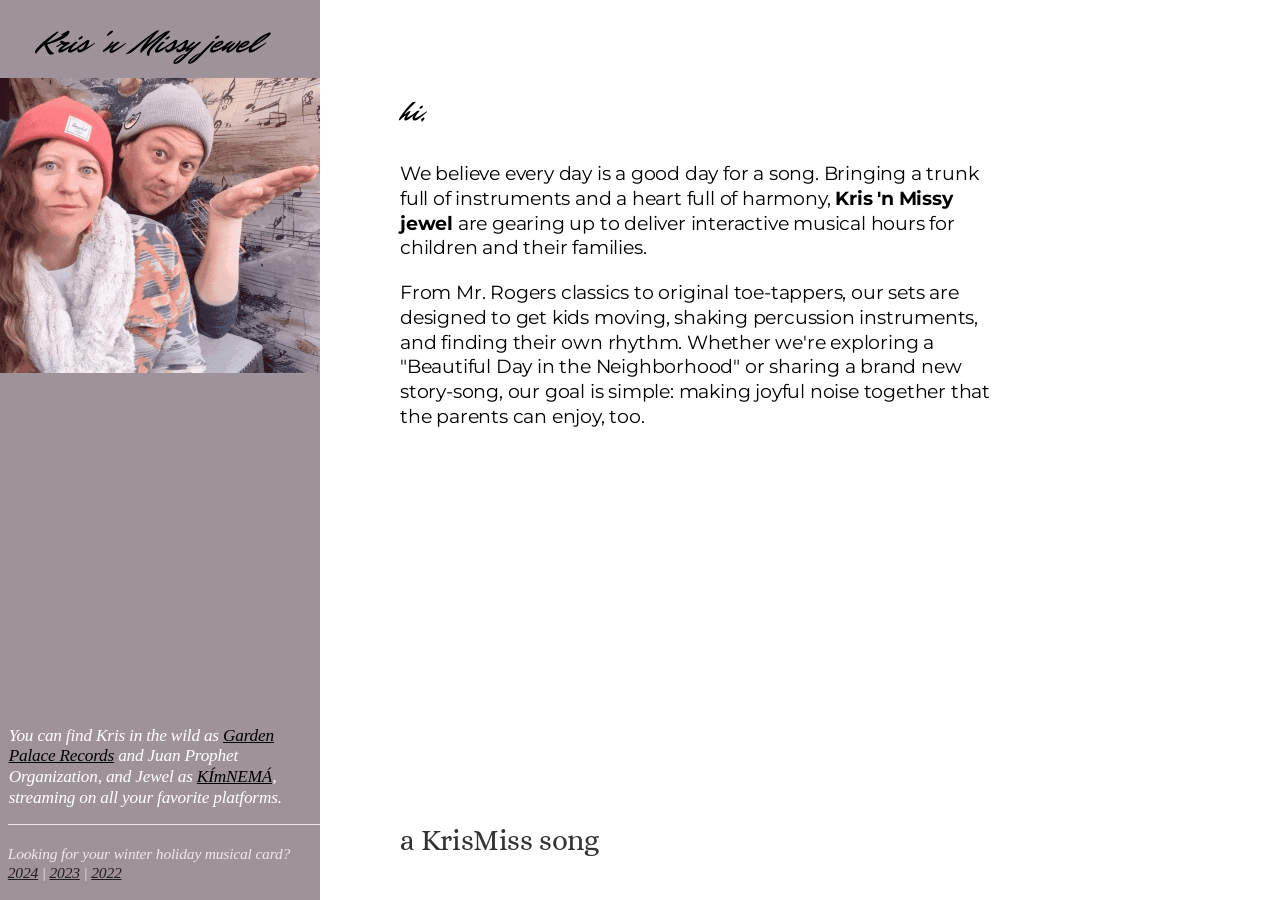
<file: kids.html>
<!DOCTYPE html>
<html lang="en-US">
<head>
	<!-- Google tag (gtag.js) -->
	<script async src="https://www.googletagmanager.com/gtag/js?id=G-9QZJ6TBG9S"></script>
	<script>
	  window.dataLayer = window.dataLayer || [];
	  function gtag(){dataLayer.push(arguments);}
	  gtag('js', new Date());

	  gtag('config', 'G-9QZJ6TBG9S');
	</script>
	<meta charset="UTF-8" />
	<meta http-equiv="X-UA-Compatible" content="IE=edge" />
	<!-- <link rel="icon" type="image/png" href="images/favicon.png" sizes="32x32"> -->
	
	<!--

 _          _   _       
| |        | | | |      
| |     _  | | | |  __  
|/ \   |/  |/  |/  /  \_
|   |_/|__/|__/|__/\__/o
                        
                        
    _                      o                                                         _              
o  | |                     /                               |  o                     | |    o        
   | |          __           ,_    _     ,_    _   __,   __|      _  _    __,   _|_ | |        ,    
|  |/    |   | /  \_|   |   /  |  |/    /  |  |/  /  |  /  |  |  / |/ |  /  |    |  |/ \   |  / \_  
|_/|__/   \_/|/\__/  \_/|_/    |_/|__/     |_/|__/\_/|_/\_/|_/|_/  |  |_/\_/|/   |_/|   |_/|_/ \/o  
   |\       /|                                                             /|                    /  
   |/       \|                                                             \|                       
                   _                  _           _          _                                 
                  | |                | |    |    | |        | |       o                 |      
         _     ,  | |     __         | |  __|    | |   _    | |  ,_       _   _  _    __|   ,  
|  |  |_|/    / \_|/ \   /  \_|   |  |/  /  |    |/ \_|/    |/  /  |  |  |/  / |/ |  /  |  / \_
 \/ \/  |__/   \/ |   |_/\__/  \_/|_/|__/\_/|_/   \_/ |__/  |__/   |_/|_/|__/  |  |_/\_/|_/ \/o
                                                            |\                                 
                                                            |/ 
    -->

	<title>A KrisMiss Special</title>
	<meta name="description" content="Kris and Miss Jewel wish you a Merry Christmas and happy soltice holidays." />
	<meta name="robots" content="index, follow" />
	<meta name="referrer" content="strict-origin-when-cross-origin">
	<!-- <meta name="referrer" content="always" /> -->
    <meta property="og:type" content="website" />
	<meta property="og:title" content="Kris 'n Miss Jewel" />
	<meta property="og:description" content="Kris and Miss Jewel wish you a Merry Christmas and happy soltice holidays." />
	<meta property="og:image" content="https://jewel.mlnarik.com/images/preview1200-628-krismissjewel.jpg">
	<meta property="og:url" content="http://krismissjewel.us" />
	<meta name="twitter:title" content="Kris 'n Miss Jewel" >
	<meta name="twitter:description" content="Kris and Miss Jewel wish you a Merry Christmas and happy soltice holidays." />
	<meta property="twitter:image" content="https://jewel.mlnarik.com/images/preview900-450-krismissjewel.jpg">
	<meta name="twitter:card" content="summary_large_image" />
	<meta name="twitter:site" content="@juellez" />
	<meta name="twitter:creator" content="@juellez" />


	<link rel='stylesheet' href='./style.css?v=6' type='text/css' media='screen' />
	<!-- <link rel='stylesheet' href='./style.min.css' type='text/css' media='screen' /> -->
	<style>
		.fs-split .split-image img.main-image {
         background-image: url("./music/IMG_1347.jpg"); 
/*         width: 300px;*/
         max-width: 100%;
		}
		/* tweaks */
		.fs-split .split-image .split-content-vertically-center {
    	padding: 0 0 0 0;
		 }
		.fs-split .split-image {
	    background: #9f939b;
 	 }
 	 .fs-split .split-image {
 	 	width: 25%;
 	 }
 	  .split-image p.signature {
 	  	font-family: "Mr Dafoe", Sacramento, cursive;
 	  	text-align: center;
 	  	font-size: 2rem;
 	  	margin: 2rem 0 1.5rem -1.5rem;
 	  }
 	  .split-content p.signature {
 	  	text-align: left;
 	  }
 	  @media (max-width: 1200px) {
    .fs-split .split-content .split-content-vertically-center {
        padding: 10px 60px 20px 60px;
    }
		}
 	  .split-image p {
 	  	margin-left: .5em;
 	  	margin-top: 1rem;
 	  	font-size: 1rem;
 	  	font-style: italic;
 	  }
 	  .split-image ul {
 	  	margin-left: .5em;
 	  }
 	  .split-content p i {font-style: italic!important;}
 	  .split-content p b {font-weight: bold!important; }
 	</style>

	<meta name="viewport" content="width=device-width,initial-scale=1" />

</head>
<body id="fullsingle" class="page-template-page-fullsingle-split">
<div class="fs-split">

	<!-- Image Side -->
	<div class="split-image">

		<p class="signature">Kris 'n &nbsp;Missy jewel</p>

		<div class="split-content-vertically-center">
			<img class="main-image" src="./music/IMG_1347_animated.gif">
		</div>

		<div class="split-foot desktop-only">
				<p>You can find Kris in the wild as <a href="https://gardenpalacerecords.com">Garden Palace Records</a> and Juan Prophet Organization, and Jewel as <a href="https://kimnema.bandcamp.com/">KÍmNEMÁ</a>, streaming on all your favorite platforms.
				</p>

				<p class="split-credit small">Looking for your winter holiday musical card?
					<a href="./2024.html">2024</a> | 
					<a href="./2023.html">2023</a> |
					<a href="./2022.html">2022</a>
				</p>
		</div>
	</div>

	<!-- Content Side -->
	<div class="split-content">

		<div class="split-content-vertically-center">
		
			<div class="split-intro">
				<p class="signature">hi,</p>

				<p>
				We believe every day is a good day for a song. Bringing a trunk full of instruments and a heart full of harmony, <b>Kris 'n Missy jewel</b> are gearing up to deliver interactive musical hours for children and their families.
				</p>
				<p>
				From Mr. Rogers classics to original toe-tappers, our sets are designed to get kids moving, shaking percussion instruments, and finding their own rhythm. Whether we're exploring a "Beautiful Day in the Neighborhood" or sharing a brand new story-song, our goal is simple: making joyful noise together that the parents can enjoy, too.
				</p>

				<iframe 
				    width="560" 
				    height="315" 
				    src="https://www.youtube.com/embed/x8MtpwreK1c" 
				    title="Kris 'n Missy Jewel - Mr. Rogers Neighborhood" 
				    frameborder="0" 
				    allow="accelerometer; autoplay; clipboard-write; encrypted-media; gyroscope; picture-in-picture; web-share" 
				    referrerpolicy="strict-origin-when-cross-origin" 
				    allowfullscreen>
				</iframe>

				<h2>a KrisMiss song</h2>
				<iframe width="98%" height="300" scrolling="no" frameborder="no" allow="autoplay" src="https://w.soundcloud.com/player/?url=https%3A//api.soundcloud.com/tracks/1407797230%3Fsecret_token%3Ds-JGbJTqgmuVt&color=%23ff005d&auto_play=false&hide_related=true&show_comments=true&show_user=true&show_reposts=false&show_teaser=true&visual=true"></iframe>

				<h2>a KrisMiss special</h2>
				<p>You can enjoy our radio special from 2020, when we first uncovered
					the cult classic demos of our eponomous duo, jazzed up for the holidays as Kris 'n Missy Jewel.</p>

				<iframe width="98%" height="166" scrolling="no" frameborder="no" allow="autoplay" src="https://w.soundcloud.com/player/?url=https%3A//api.soundcloud.com/tracks/953839288&color=%23ff005d&auto_play=false&hide_related=true&show_comments=false&show_user=false&show_reposts=false&show_teaser=true"></iframe>

				<br><br>
				<p>Or skip the fireside banter and put your favorite on repeat.</p>

				<iframe width="98%" height="450" scrolling="no" frameborder="no" allow="autoplay" src="https://w.soundcloud.com/player/?url=https%3A//api.soundcloud.com/playlists/1183983265%3Fsecret_token%3Ds-kQWI2XL52YO&color=%23ff005d&auto_play=false&hide_related=true&show_comments=false&show_user=false&show_reposts=false&show_teaser=true"></iframe>
			</div>

			<div class="split-foot mobile-only">
					<p>You can find Kris in the wild as <a href="https://gardenpalacerecords.com">Garden Palace Records</a> and Juan Prophet Organization, and Jewel as <a href="https://kimnema.bandcamp.com/">KÍmNEMÁ</a>, streaming on all your favorite platforms.
					</p>

					<p class="split-credit small">Looking for your winter holiday musical card?
						<a href="./2024.html">2024</a> | 
						<a href="./2023.html">2023</a> |
						<a href="./2022.html">2022</a>
					</p>
			</div>
		</div>

	</div>

</div>

</body>
</html>
</file>
<file: music/style.css>
/*
Template Name: Split
Author: One Page Love
Author URI: https://onepagelove.com
Template URI: https://onepagelove.com/split
Description: Split is a centrally-divided layout for a professional online presence with a big image or video left with alongside content.
Version: 0.2.2
*/
/* -- CSS Reset -- */
@import url("https://fonts.googleapis.com/css?family=Montserrat:400,600");
/*@import url("https://fonts.googleapis.com/css?family=Lora");*/
/*@import url('https://fonts.googleapis.com/css?family=Radley&display=swap');*/
@import url("https://fonts.googleapis.com/css?family=Sacramento");
@import url("https://fonts.googleapis.com/css2?family=Mr+Dafoe&display=swap");
@import url('https://fonts.googleapis.com/css?family=Alice&display=swap');
html, body, div, span, applet, object, iframe,
h1, h2, h3, h4, h5, h6, p, blockquote, pre,
a, abbr, acronym, address, big, cite, code,
del, dfn, em, img, ins, kbd, q, s, samp,
small, strike, strong, sub, sup, tt, var,
b, u, i, center,
dl, dt, dd, ol, ul, li,
fieldset, form, label, legend,
table, caption, tbody, tfoot, thead, tr, th, td,
article, aside, canvas, details, embed,
figure, figcaption, footer, header, hgroup,
menu, nav, output, ruby, section, summary,
time, mark, audio, video {
  margin: 0;
  padding: 0;
  border: 0;
  font-size: 100%;
  font: inherit;
  vertical-align: baseline; }
sup { vertical-align: super; line-height: 100%; font-size: 50%; text-transform: uppercase; font-family: Montserrat; font-weight: lighter; }
sub { vertical-align: sub; line-height: 100%; font-size: 75%; }

article, aside, details, figcaption, figure,
footer, header, hgroup, menu, nav, section {
  display: block; }

body {
  line-height: 1; }

ol, ul {
  list-style: none; }

blockquote, q {
  quotes: none; }

blockquote:before, blockquote:after,
q:before, q:after {
  content: '';
  content: none; }

table {
  border-collapse: collapse;
  border-spacing: 0; }


a.button {
      background: #f78a74;
    background-color: #f78a74;
    text-transform: uppercase;
    font-size: 12px;
    color: #fff;
    font-weight: 600;
    letter-spacing: 3px;
    padding: 12px 0;
    margin-top: 0;
    width: 100%;
    border-radius: 2px;
    border: none;
    box-shadow: 0 0px 16px 0 rgb(0 0 0 / 5%);
    -o-transition: .15s;
    -ms-transition: .15s;
    -moz-transition: .15s;
    -webkit-transition: .15s;
    transition: .15s;
    color: #ffffff;
    padding: 13px 21px 13px 24px;
    margin-left: 0;
    margin-top: 10px;
}

* {
  -webkit-font-smoothing: antialiased;
  -moz-osx-font-smoothing: grayscale;
  text-rendering: optimizeLegibility;
  -moz-font-feature-settings: "liga" on;
  margin: 0; }

img.alignright {
  float: right; }

img.alignleft {
  float: left; }

img.aligncenter {
  clear: both;
  display: block;
  margin-right: auto;
  margin-left: auto; }

body {
  background-color: #fff;
  border-style: none; }

body,
p,
a,
a:hover {
  color: #000000; }

a,
a:hover {
  box-shadow: none; }

em { font-style: oblique; }

/* -- Content -- */
@-webkit-keyframes fadein {
  from {
    opacity: 0; }
  to {
    opacity: 1; } }
@keyframes fadein {
  from {
    opacity: 0; }
  to {
    opacity: 1; } }

html {
  background-color: #0f2129; }

body.page-template-page-fullsingle-split {
/*  background-color: #0f2129; */
/*  font-family: 'Alice', serif;*/
  font-size: 1.2rem;
  line-height: 1.4rem;
  letter-spacing: -0.2px;
  color: #333;
  -webkit-animation: fadein 2s;
          animation: fadein 2s; }
  body.page-template-page-fullsingle-split p {
     }

p.address { text-transform:uppercase; text-align: right; }

.amp,.asterisk { font-family: Alice, serif; font-weight: normal; display: inline;}
.hilite { color: #f34577; }

.fs-split {
  width: 100vw;
  height: 100vh;
  display: -webkit-box;
  display: -webkit-flex;
  display: flex; }
  @media (max-width: 820px) {
    .fs-split {
      height: auto;
      -webkit-flex-wrap: wrap; 
              flex-wrap: wrap; } }
  .fs-split .split-left{
    position: relative;
    width: 40%;
    height: 100vh;
    min-height: 620px;
  }
  .fs-split .split-image {
    position: relative;
    width: 34%;
    height: 100vh;
    min-height: 620px;
    background-position: top center;
    background-repeat: no-repeat;
    /* background-image: url("./images/E8F1F377-6F96-485D-B91C-2014AE22F65C.jpeg");*/
    /* background-image: url("./images/KrisJewel2022River.jpg"); */
    /* background-image: url("./images/ny2023.jpg"); */
       background-image: url("./images/2024/HappyHolidaysOnWhite.png"); 
    /* background-image: url("./images/2024/0004_pianopuppy_color.jpg"); */
    /* 2023   background-image: url("./images/83A9D774-AF1A-4EDF-A451-9CB36006983C.jpeg"); */
    /*  background-image: url("./images/2023/95865AA8-BB04-4C98-83E6-CD9B60B0265A.jpeg"); */
    background-size: contain; }
    @media (max-width: 820px) {
      .fs-split .split-image,
      .fs-split .split-left {
        height: 80vh;
        width: 100%; } }
  .fs-split .split-content {
    width: 59%;
    min-height: 100vh;
    display: -webkit-box;
    display: -webkit-flex;
    display: flex;
    -webkit-box-align: center;
    -webkit-align-items: center;
            align-items: center;
    -webkit-box-pack: center;
    -webkit-justify-content: center;
            justify-content: center;
    overflow: auto; }
    @media (max-width: 820px) {
      .fs-split .split-content {
        width: 100%;
        height: auto; } }
    .fs-split .split-content .split-content-vertically-center {
      padding: 80px 80px 20px 80px;
      max-width: 820px;
      margin-top: auto;
      margin-bottom: auto; }
      @media (max-width: 1200px) {
        .fs-split .split-content .split-content-vertically-center {
          padding: 60px 60px 20px 60px; } }
      @media (max-width: 820px) {
        .fs-split .split-content .split-content-vertically-center {
          padding: 40px; 
          max-width: 400px;} }

.split-intro .tagline {
  font-size: 60px;
  line-height: 32px;
  letter-spacing: -2px; }
  .split-intro .dropcap {
    margin-left: -46px;
  }
  .split-intro h1 {
    font-family: Montserrat, sans-serif;
    font-weight: 400;
    font-size: 16px;
    line-height: 16px;
    margin-top: -20px;
    margin-bottom: 40px;
    letter-spacing: 0.4px;
    color: #126e75; }
  .split-intro .hilite {
    color: #f34577; }
  .split-intro ol {
    list-style: lower-roman;
  }

  .fs-split .split-image .split-content-vertically-center {
    padding: 80px 80px 20px 80px;
    margin-top: auto;
    margin-bottom: auto; }
    @media (max-width: 1200px) {
      .fs-split .split-image .split-content-vertically-center {
        padding: 60px 60px 20px 60px; } }
    @media (max-width: 820px) {
      .fs-split .split-image .split-content-vertically-center {
        padding: 40px; } }
  .split-content .split-intro h2 {
      font-family: 'Alice', serif;
      font-size: 1.5em;
      line-height: 1em;
      margin: 2em 0 0 0;
  }
  .split-content .split-credit p,
  .split-content .split-intro p {
    font-family: Montserrat, sans-serif;
    line-height: 130%;
    margin: 0 0 1em 0;
  }
  .split-content p.signature, p.signature {
    font-family: "Mr Dafoe", Sacramento, cursive;
    font-weight: 400;
    text-align: right;
    font-size: 1.5em;
    margin-top: 0.5em;
    margin-bottom: 1em;
  }
  .split-image .split-intro p {
    font-size: 5vh;
    letter-spacing: -0.5px;
    font-family: Sacramento, cursive;
  }
  @media (max-width: 1200px) {
    .split-image .split-intro p {
      font-size: 4vh;       
    }
  }
  @media (max-width: 1200px) {
    .split-image .split-intro .tagline {
      font-size: 8vh;
      line-height: 8vh;
      letter-spacing: -3px; 
    }
    .split-image .split-intro p {
      font-size: 4vh;       
    }
  }
  .split-image .split-intro .tagline {
    font-size: 7vh;
    line-height: 7vh;
    letter-spacing: -3px; 
  }



.split-bio {
  padding: 40px 0 40px 0;
/*  font-family: 'Alice', serif; */
}
  @media (max-width: 1200px) {
    .split-bio {
      padding: 30px 0; } }
  @media (max-width: 820px) {
    .split-bio {
      padding: 20px 0; } }
  .split-bio p {
    margin-bottom: 20px;
    font-size: 16px;}
  .split-bio a {
    color: #6b9081;
    -webkit-transition-duration: 0.5s;
            transition-duration: 0.5s;
    border-bottom: 1px dotted #848d96; }
    .split-bio a:hover {
      color: #CA486d;
      -webkit-transition-duration: 0.1s;
              transition-duration: 0.1s;
      border-bottom: 1px dotted #CA486d; }

.split-lists .split-list {
  width: 25%;
  vertical-align: top;
  margin-right: 1%;
  padding-left: 0; 
  padding-right: 0;
  display: inline-block;
  margin-bottom: 40px; }
  @media (max-width: 500px) {
    .split-lists .split-list {
      width: 90%; } }
.split-lists .split-list.last {
  margin-right: 0; 
  width: 45%; }  
.split-lists .split-list.full-width {
    margin-top: 40px;
    font-family: Montserrat, sans-serif;
    font-weight: 400;
    font-size: 14px;
    width: 100%; }
  body.page-template-page-fullsingle-split
  .split-lists .split-list.full-width p {
    line-height: 150%;
    margin-bottom: 12px; }
.split-lists .split-list .platforms {
  font-size: 80%;}

  .split-lists .split-list .asterisk {
    vertical-align: super;
    line-height: 100%;
  }
  .split-lists .split-list h3 {
    font-family: Montserrat, sans-serif;
    font-weight: bold;
    text-transform: uppercase;
    font-size: 12px;
    line-height: 12px;
    margin-bottom: 20px;
    color: #b3f1d8;
    letter-spacing: 2px; }
  .split-lists .split-list ul li {
    font-size: 16px;
    line-height: 16px;
    margin-bottom: 12px; }
  .split-lists .split-list.full-width ul li {
    font-size: 14px;
    list-style-type: circle;
    margin-left: 16px;  }
    .split-lists .split-list ul li p {
      font-size: 14px;
      line-height: 18px;
      margin-bottom: 10px; 
    }
    .split-lists .split-list ul li a {
      color: #6b9081;
      -webkit-transition-duration: 0.5s;
              transition-duration: 0.5s; }
      .split-lists .split-list.full-width ul li a:hover,
      .split-lists .split-list ul li a:hover {
        color: #b3f1d8;
        -webkit-transition-duration: 0.1s;
                transition-duration: 0.1s; }
  .split-lists .split-list.full-width ul.cv li {
    list-style-type: none;
  }
    .split-lists .split-list.full-width ul li a {
      color: #69f7f3;
    }
    .split-lists .split-list.full-width ul.cv li .fas {
      list-style-type: none;
      margin-left: -22px;
      margin-right: 6px;
    }

.split-lists.cv { display: none; margin-top: 80px; }

 body.page-template-page-fullsingle-split
.split-credit {
    opacity: 0.8; 
    border-top: solid 1px #ffffff;
    padding-top: 20px;
    margin-top: 1em;
    margin-bottom: 1em;
    font-weight: lighter;
    font-size: .8em;
  }
  body.page-template-page-fullsingle-split
  .split-credit p {
    font-size: .8em;
    margin-bottom: 12px;
    line-height: 16px; 
    }
    .split-credit.small { font-size: .9em!important; }
    .split-credit p a, .split-lists.cv a, .split-intro a {
      color: #f34577; text-decoration: none; }
    .split-credit p a:hover, .split-lists.cv a:hover, .split-intro a:hover {
      color: #f34577; }

.split-image .split-intro {
    margin: -2em;
    background: rgba(100,100,100,.5);
    padding: 1em;
    text-align: center;

}
.split-left .split-foot,
.split-image .split-foot {
  width: 100%;
  padding: 0 0;
  position: absolute;
  bottom: 2px; 
    font-size: .9em;
    line-height: 1.2;
}

.page-template-page-fullsingle-split .split-foot p {
  color: #fff; 
  font-size: 1em; }

.split-video {
  overflow: hidden;
  position: relative; }

.video-wrap {
  position: absolute;
  top: 50%;
  left: 50%;
  -webkit-transform: translate(-50%, -50%);
          transform: translate(-50%, -50%); }

.video-container {
  position: relative;
  overflow: hidden;
  height: 56.25vw;
  width: 100vw; }
  @media (max-aspect-ratio: 16 / 9) {
    .video-container {
      height: 100vh;
      width: 177.7777777778vh; } }

.video-container iframe,
.video-container object,
.video-container embed {
  position: absolute;
  top: 0;
  left: 0;
  width: 100%;
  height: 100%; }

video.video {
  -o-object-fit: cover;
     object-fit: cover;
  -o-object-position: 50% 50%;
     object-position: 50% 50%;
  width: 100%;
  height: 100%; }

.btn {
  margin-top: 20px;
  font-size: 14px;
  font-family: Montserrat, sans-serif;
  font-weight: 400;
  padding: 12px 20px;
  border-radius: 4px;
  cursor: pointer;
  color: #fff;
  text-transform: uppercase;
  -webkit-transition: all 0.2s linear;
  -moz-transition: all 0.2s linear;
  -o-transition: all 0.2s linear;
  transition: all 0.2s linear;
  display: inline-block;
  border: 1px solid #fff;
}

.btn:hover {
  color: #fff;
  background-color: rgba(255, 255, 255, 0.2);
  border: 1px solid rgba(255, 255, 255, 0.2);
}


/* 1. Default: Hide mobile version on desktop */
.mobile-only { display: none; }

/* 2. Mobile Rules */
@media (max-width: 820px) {
    /* Make the image side stack on top and take full width */
    .fs-split .split-image {
        width: 100% !important;
        height: auto !important;
        min-height: auto !important;
        padding: 40px 0 0 0;
    }

    /* Remove the absolute positioning of the foot so it doesn't float over the image */
    .split-image .split-foot {
        position: relative;
        bottom: 0;
    }

    /* Toggle visibility */
    .desktop-only { display: none !important; }
    .mobile-only { 
        display: block !important; 
        margin-top: 40px; 
        padding-top: 20px;
        border-top: 1px solid #eee;
    }
    
    /* Ensure the footer text is dark enough to read on the white side */
    .mobile-only p { color: #333 !important; }
}
</file>
<file: style.css>
/*
Template Name: Split
Author: One Page Love
Author URI: https://onepagelove.com
Template URI: https://onepagelove.com/split
Description: Split is a centrally-divided layout for a professional online presence with a big image or video left with alongside content.
Version: 0.2.2
*/
/* -- CSS Reset -- */
@import url("https://fonts.googleapis.com/css?family=Montserrat:400,600");
/*@import url("https://fonts.googleapis.com/css?family=Lora");*/
/*@import url('https://fonts.googleapis.com/css?family=Radley&display=swap');*/
@import url("https://fonts.googleapis.com/css?family=Sacramento");
@import url("https://fonts.googleapis.com/css2?family=Mr+Dafoe&display=swap");
@import url('https://fonts.googleapis.com/css?family=Alice&display=swap');
html, body, div, span, applet, object, iframe,
h1, h2, h3, h4, h5, h6, p, blockquote, pre,
a, abbr, acronym, address, big, cite, code,
del, dfn, em, img, ins, kbd, q, s, samp,
small, strike, strong, sub, sup, tt, var,
b, u, i, center,
dl, dt, dd, ol, ul, li,
fieldset, form, label, legend,
table, caption, tbody, tfoot, thead, tr, th, td,
article, aside, canvas, details, embed,
figure, figcaption, footer, header, hgroup,
menu, nav, output, ruby, section, summary,
time, mark, audio, video {
  margin: 0;
  padding: 0;
  border: 0;
  font-size: 100%;
  font: inherit;
  vertical-align: baseline; }
sup { vertical-align: super; line-height: 100%; font-size: 50%; text-transform: uppercase; font-family: Montserrat; font-weight: lighter; }
sub { vertical-align: sub; line-height: 100%; font-size: 75%; }

article, aside, details, figcaption, figure,
footer, header, hgroup, menu, nav, section {
  display: block; }

body {
  line-height: 1; }

ol, ul {
  list-style: none; }

blockquote, q {
  quotes: none; }

blockquote:before, blockquote:after,
q:before, q:after {
  content: '';
  content: none; }

table {
  border-collapse: collapse;
  border-spacing: 0; }


a.button {
      background: #f78a74;
    background-color: #f78a74;
    text-transform: uppercase;
    font-size: 12px;
    color: #fff;
    font-weight: 600;
    letter-spacing: 3px;
    padding: 12px 0;
    margin-top: 0;
    width: 100%;
    border-radius: 2px;
    border: none;
    box-shadow: 0 0px 16px 0 rgb(0 0 0 / 5%);
    -o-transition: .15s;
    -ms-transition: .15s;
    -moz-transition: .15s;
    -webkit-transition: .15s;
    transition: .15s;
    color: #ffffff;
    padding: 13px 21px 13px 24px;
    margin-left: 0;
    margin-top: 10px;
}

* {
  -webkit-font-smoothing: antialiased;
  -moz-osx-font-smoothing: grayscale;
  text-rendering: optimizeLegibility;
  -moz-font-feature-settings: "liga" on;
  margin: 0; }

img.alignright {
  float: right; }

img.alignleft {
  float: left; }

img.aligncenter {
  clear: both;
  display: block;
  margin-right: auto;
  margin-left: auto; }

body {
  background-color: #fff;
  border-style: none; }

body,
p,
a,
a:hover {
  color: #000000; }

a,
a:hover {
  box-shadow: none; }

em { font-style: oblique; }

/* -- Content -- */
@-webkit-keyframes fadein {
  from {
    opacity: 0; }
  to {
    opacity: 1; } }
@keyframes fadein {
  from {
    opacity: 0; }
  to {
    opacity: 1; } }

html {
  background-color: #0f2129; }

body.page-template-page-fullsingle-split {
/*  background-color: #0f2129; */
/*  font-family: 'Alice', serif;*/
  font-size: 1.2rem;
  line-height: 1.4rem;
  letter-spacing: -0.2px;
  color: #333;
  -webkit-animation: fadein 2s;
          animation: fadein 2s; }
  body.page-template-page-fullsingle-split p {
     }

p.address { text-transform:uppercase; text-align: right; }

.amp,.asterisk { font-family: Alice, serif; font-weight: normal; display: inline;}
.hilite { color: #f34577; }

.fs-split {
  width: 100vw;
  height: 100vh;
  display: -webkit-box;
  display: -webkit-flex;
  display: flex; }
  @media (max-width: 820px) {
    .fs-split {
      height: auto;
      -webkit-flex-wrap: wrap; 
              flex-wrap: wrap; } }
  .fs-split .split-left{
    position: relative;
    width: 40%;
    height: 100vh;
    min-height: 620px;
  }
  .fs-split .split-image {
    position: relative;
    width: 34%;
    height: 100vh;
    min-height: 620px;
    background-position: top center;
    background-repeat: no-repeat;
    /* background-image: url("./images/E8F1F377-6F96-485D-B91C-2014AE22F65C.jpeg");*/
    /* background-image: url("./images/KrisJewel2022River.jpg"); */
    /* background-image: url("./images/ny2023.jpg"); */
       background-image: url("./images/2024/HappyHolidaysOnWhite.png"); 
    /* background-image: url("./images/2024/0004_pianopuppy_color.jpg"); */
    /* 2023   background-image: url("./images/83A9D774-AF1A-4EDF-A451-9CB36006983C.jpeg"); */
    /*  background-image: url("./images/2023/95865AA8-BB04-4C98-83E6-CD9B60B0265A.jpeg"); */
    background-size: contain; }
    @media (max-width: 820px) {
      .fs-split .split-image,
      .fs-split .split-left {
        height: 80vh;
        width: 100%; } }
  .fs-split .split-content {
    width: 59%;
    min-height: 100vh;
    display: -webkit-box;
    display: -webkit-flex;
    display: flex;
    -webkit-box-align: center;
    -webkit-align-items: center;
            align-items: center;
    -webkit-box-pack: center;
    -webkit-justify-content: center;
            justify-content: center;
    overflow: auto; }
    @media (max-width: 820px) {
      .fs-split .split-content {
        width: 100%;
        height: auto; } }
    .fs-split .split-content .split-content-vertically-center {
      padding: 80px 80px 20px 80px;
      max-width: 820px;
      margin-top: auto;
      margin-bottom: auto; }
      @media (max-width: 1200px) {
        .fs-split .split-content .split-content-vertically-center {
          padding: 60px 60px 20px 60px; } }
      @media (max-width: 820px) {
        .fs-split .split-content .split-content-vertically-center {
          padding: 40px; 
          max-width: 400px;} }

.split-intro .tagline {
  font-size: 60px;
  line-height: 32px;
  letter-spacing: -2px; }
  .split-intro .dropcap {
    margin-left: -46px;
  }
  .split-intro h1 {
    font-family: Montserrat, sans-serif;
    font-weight: 400;
    font-size: 16px;
    line-height: 16px;
    margin-top: -20px;
    margin-bottom: 40px;
    letter-spacing: 0.4px;
    color: #126e75; }
  .split-intro .hilite {
    color: #f34577; }
  .split-intro ol {
    list-style: lower-roman;
  }

  .fs-split .split-image .split-content-vertically-center {
    padding: 80px 80px 20px 80px;
    margin-top: auto;
    margin-bottom: auto; }
    @media (max-width: 1200px) {
      .fs-split .split-image .split-content-vertically-center {
        padding: 60px 60px 20px 60px; } }
    @media (max-width: 820px) {
      .fs-split .split-image .split-content-vertically-center {
        padding: 40px; } }
  .split-content .split-intro h2 {
      font-family: 'Alice', serif;
      font-size: 1.5em;
      line-height: 1em;
      margin: 2em 0 0 0;
  }
  .split-content .split-credit p,
  .split-content .split-intro p {
    font-family: Montserrat, sans-serif;
    line-height: 130%;
    margin: 0 0 1em 0;
  }
  .split-content p.signature, p.signature {
    font-family: "Mr Dafoe", Sacramento, cursive;
    font-weight: 400;
    text-align: right;
    font-size: 1.5em;
    margin-top: 0.5em;
    margin-bottom: 1em;
  }
  .split-image .split-intro p {
    font-size: 5vh;
    letter-spacing: -0.5px;
    font-family: Sacramento, cursive;
  }
  @media (max-width: 1200px) {
    .split-image .split-intro p {
      font-size: 4vh;       
    }
  }
  @media (max-width: 1200px) {
    .split-image .split-intro .tagline {
      font-size: 8vh;
      line-height: 8vh;
      letter-spacing: -3px; 
    }
    .split-image .split-intro p {
      font-size: 4vh;       
    }
  }
  .split-image .split-intro .tagline {
    font-size: 7vh;
    line-height: 7vh;
    letter-spacing: -3px; 
  }



.split-bio {
  padding: 40px 0 40px 0;
/*  font-family: 'Alice', serif; */
}
  @media (max-width: 1200px) {
    .split-bio {
      padding: 30px 0; } }
  @media (max-width: 820px) {
    .split-bio {
      padding: 20px 0; } }
  .split-bio p {
    margin-bottom: 20px;
    font-size: 16px;}
  .split-bio a {
    color: #6b9081;
    -webkit-transition-duration: 0.5s;
            transition-duration: 0.5s;
    border-bottom: 1px dotted #848d96; }
    .split-bio a:hover {
      color: #CA486d;
      -webkit-transition-duration: 0.1s;
              transition-duration: 0.1s;
      border-bottom: 1px dotted #CA486d; }

.split-lists .split-list {
  width: 25%;
  vertical-align: top;
  margin-right: 1%;
  padding-left: 0; 
  padding-right: 0;
  display: inline-block;
  margin-bottom: 40px; }
  @media (max-width: 500px) {
    .split-lists .split-list {
      width: 90%; } }
.split-lists .split-list.last {
  margin-right: 0; 
  width: 45%; }  
.split-lists .split-list.full-width {
    margin-top: 40px;
    font-family: Montserrat, sans-serif;
    font-weight: 400;
    font-size: 14px;
    width: 100%; }
  body.page-template-page-fullsingle-split
  .split-lists .split-list.full-width p {
    line-height: 150%;
    margin-bottom: 12px; }
.split-lists .split-list .platforms {
  font-size: 80%;}

  .split-lists .split-list .asterisk {
    vertical-align: super;
    line-height: 100%;
  }
  .split-lists .split-list h3 {
    font-family: Montserrat, sans-serif;
    font-weight: bold;
    text-transform: uppercase;
    font-size: 12px;
    line-height: 12px;
    margin-bottom: 20px;
    color: #b3f1d8;
    letter-spacing: 2px; }
  .split-lists .split-list ul li {
    font-size: 16px;
    line-height: 16px;
    margin-bottom: 12px; }
  .split-lists .split-list.full-width ul li {
    font-size: 14px;
    list-style-type: circle;
    margin-left: 16px;  }
    .split-lists .split-list ul li p {
      font-size: 14px;
      line-height: 18px;
      margin-bottom: 10px; 
    }
    .split-lists .split-list ul li a {
      color: #6b9081;
      -webkit-transition-duration: 0.5s;
              transition-duration: 0.5s; }
      .split-lists .split-list.full-width ul li a:hover,
      .split-lists .split-list ul li a:hover {
        color: #b3f1d8;
        -webkit-transition-duration: 0.1s;
                transition-duration: 0.1s; }
  .split-lists .split-list.full-width ul.cv li {
    list-style-type: none;
  }
    .split-lists .split-list.full-width ul li a {
      color: #69f7f3;
    }
    .split-lists .split-list.full-width ul.cv li .fas {
      list-style-type: none;
      margin-left: -22px;
      margin-right: 6px;
    }

.split-lists.cv { display: none; margin-top: 80px; }

 body.page-template-page-fullsingle-split
.split-credit {
    opacity: 0.8; 
    border-top: solid 1px #ffffff;
    padding-top: 20px;
    margin-top: 1em;
    margin-bottom: 1em;
    font-weight: lighter;
    font-size: .8em;
  }
  body.page-template-page-fullsingle-split
  .split-credit p {
    font-size: .8em;
    margin-bottom: 12px;
    line-height: 16px; 
    }
    .split-credit.small { font-size: .9em!important; }
    .split-credit p a, .split-lists.cv a, .split-intro a {
      color: #f34577; text-decoration: none; }
    .split-credit p a:hover, .split-lists.cv a:hover, .split-intro a:hover {
      color: #f34577; }

.split-image .split-intro {
    margin: -2em;
    background: rgba(100,100,100,.5);
    padding: 1em;
    text-align: center;

}
.split-left .split-foot,
.split-image .split-foot {
  width: 100%;
  padding: 0 0;
  position: absolute;
  bottom: 2px; 
    font-size: .9em;
    line-height: 1.2;
}

.page-template-page-fullsingle-split .split-foot p {
  color: #fff; 
  font-size: 1em; }

.split-video {
  overflow: hidden;
  position: relative; }

.video-wrap {
  position: absolute;
  top: 50%;
  left: 50%;
  -webkit-transform: translate(-50%, -50%);
          transform: translate(-50%, -50%); }

.video-container {
  position: relative;
  overflow: hidden;
  height: 56.25vw;
  width: 100vw; }
  @media (max-aspect-ratio: 16 / 9) {
    .video-container {
      height: 100vh;
      width: 177.7777777778vh; } }

.video-container iframe,
.video-container object,
.video-container embed {
  position: absolute;
  top: 0;
  left: 0;
  width: 100%;
  height: 100%; }

video.video {
  -o-object-fit: cover;
     object-fit: cover;
  -o-object-position: 50% 50%;
     object-position: 50% 50%;
  width: 100%;
  height: 100%; }

.btn {
  margin-top: 20px;
  font-size: 14px;
  font-family: Montserrat, sans-serif;
  font-weight: 400;
  padding: 12px 20px;
  border-radius: 4px;
  cursor: pointer;
  color: #fff;
  text-transform: uppercase;
  -webkit-transition: all 0.2s linear;
  -moz-transition: all 0.2s linear;
  -o-transition: all 0.2s linear;
  transition: all 0.2s linear;
  display: inline-block;
  border: 1px solid #fff;
}

.btn:hover {
  color: #fff;
  background-color: rgba(255, 255, 255, 0.2);
  border: 1px solid rgba(255, 255, 255, 0.2);
}


/* 1. Default: Hide mobile version on desktop */
.mobile-only { display: none; }

/* 2. Mobile Rules */
@media (max-width: 820px) {
    /* Make the image side stack on top and take full width */
    .fs-split .split-image {
        width: 100% !important;
        height: auto !important;
        min-height: auto !important;
        padding: 40px 0 0 0;
    }

    /* Remove the absolute positioning of the foot so it doesn't float over the image */
    .split-image .split-foot {
        position: relative;
        bottom: 0;
    }

    /* Toggle visibility */
    .desktop-only { display: none !important; }
    .mobile-only { 
        display: block !important; 
        margin-top: 40px; 
        padding-top: 20px;
        border-top: 1px solid #eee;
    }
    
    /* Ensure the footer text is dark enough to read on the white side */
    .mobile-only p { color: #333 !important; }
}
</file>
<file: music/style.min.css>
@import url(https://fonts.googleapis.com/css?family=Montserrat:400,600);@import url(https://fonts.googleapis.com/css?family=Sacramento);@import url(https://fonts.googleapis.com/css2?family=Mr+Dafoe&display=swap);@import url(https://fonts.googleapis.com/css?family=Alice&display=swap);.fs-split .split-image,.fs-split .split-left{height:100vh;min-height:620px;position:relative}.btn,a.button,p.address,sup{text-transform:uppercase}a,abbr,acronym,address,applet,article,aside,audio,b,big,blockquote,body,canvas,caption,center,cite,code,dd,del,details,dfn,div,dl,dt,em,embed,fieldset,figcaption,figure,footer,form,h1,h2,h3,h4,h5,h6,header,hgroup,html,i,iframe,img,ins,kbd,label,legend,li,mark,menu,nav,object,ol,output,p,pre,q,ruby,s,samp,section,small,span,strike,strong,sub,summary,sup,table,tbody,td,tfoot,th,thead,time,tr,tt,u,ul,var,video{margin:0;padding:0;border:0;font-size:100%;font:inherit;vertical-align:baseline}sub,sup{line-height:100%}sup{vertical-align:super;font-size:50%;font-family:Montserrat;font-weight:lighter}sub{vertical-align:sub;font-size:75%}article,aside,details,figcaption,figure,footer,header,hgroup,menu,nav,section{display:block}body{line-height:1;background-color:#fff;border-style:none}ol,ul{list-style:none}blockquote,q{quotes:none}blockquote:after,blockquote:before,q:after,q:before{content:'';content:none}table{border-collapse:collapse;border-spacing:0}a.button{background:#f78a74;font-size:12px;font-weight:600;letter-spacing:3px;padding:13px 21px 13px 24px;width:100%;border-radius:2px;border:none;box-shadow:0 0 16px 0 rgb(0 0 0 / 5%);-o-transition:.15s;-ms-transition:.15s;-moz-transition:.15s;-webkit-transition:.15s;transition:.15s;color:#fff;margin-left:0;margin-top:10px}*{-webkit-font-smoothing:antialiased;-moz-osx-font-smoothing:grayscale;text-rendering:optimizeLegibility;-moz-font-feature-settings:"liga" on;margin:0}img.alignright{float:right}img.alignleft{float:left}img.aligncenter{clear:both;display:block;margin-right:auto;margin-left:auto}a,a:hover,body,p{color:#000}a,a:hover{box-shadow:none}em{font-style:oblique}@-webkit-keyframes fadein{from{opacity:0}to{opacity:1}}@keyframes fadein{from{opacity:0}to{opacity:1}}html{background-color:#0f2129}body.page-template-page-fullsingle-split{font-size:1.2rem;line-height:1.4rem;letter-spacing:-.2px;color:#333;-webkit-animation:2s fadein;animation:2s fadein}p.address{text-align:right}.amp,.asterisk{font-family:Alice,serif;font-weight:400;display:inline}.fs-split,.fs-split .split-content{display:-webkit-box;display:-webkit-flex}.hilite,.split-credit p a:hover,.split-intro .hilite,.split-intro a:hover,.split-lists.cv a:hover{color:#f34577}.fs-split{width:100vw;height:100vh;display:flex}.fs-split .split-left{width:40%}.fs-split .split-image{width:34%;background-position:top center;background-repeat:no-repeat;background-image:url("./images/2024/HappyHolidaysOnWhite.png");background-size:contain}.fs-split .split-content{width:59%;min-height:100vh;display:flex;-webkit-box-align:center;-webkit-align-items:center;align-items:center;-webkit-box-pack:center;-webkit-justify-content:center;justify-content:center;overflow:auto}.fs-split .split-content .split-content-vertically-center{padding:80px 80px 20px;max-width:820px;margin-top:auto;margin-bottom:auto}.split-intro .tagline{font-size:60px;line-height:32px;letter-spacing:-2px}.split-intro .dropcap{margin-left:-46px}.split-intro h1{font-family:Montserrat,sans-serif;font-weight:400;font-size:16px;line-height:16px;margin-top:-20px;margin-bottom:40px;letter-spacing:.4px;color:#126e75}.split-intro ol{list-style:lower-roman}.fs-split .split-image .split-content-vertically-center{padding:80px 80px 20px;margin-top:auto;margin-bottom:auto}.split-content .split-intro h2{font-family:Alice,serif;font-size:1.5em;line-height:1em;margin:2em 0 0}.split-content .split-credit p,.split-content .split-intro p{font-family:Montserrat,sans-serif;line-height:130%;margin:0 0 1em}.split-content p.signature,p.signature{font-family:"Mr Dafoe",Sacramento,cursive;font-weight:400;text-align:right;font-size:1.5em;margin-top:.5em;margin-bottom:1em}.split-image .split-intro p{font-size:5vh;letter-spacing:-.5px;font-family:Sacramento,cursive}.btn,.split-lists .split-list h3{font-family:Montserrat,sans-serif}@media (max-width:1200px){.fs-split .split-content .split-content-vertically-center,.fs-split .split-image .split-content-vertically-center{padding:60px 60px 20px}.split-image .split-intro .tagline{font-size:8vh;line-height:8vh;letter-spacing:-3px}.split-image .split-intro p{font-size:4vh}}.split-image .split-intro .tagline{font-size:7vh;line-height:7vh;letter-spacing:-3px}.split-bio{padding:40px 0}@media (max-width:1200px){.split-bio{padding:30px 0}}.split-bio p{margin-bottom:20px;font-size:16px}.split-bio a{color:#6b9081;-webkit-transition-duration:.5s;transition-duration:.5s;border-bottom:1px dotted #848d96}.split-bio a:hover{color:#ca486d;-webkit-transition-duration:.1s;transition-duration:.1s;border-bottom:1px dotted #ca486d}.split-lists .split-list{width:25%;vertical-align:top;margin-right:1%;padding-left:0;padding-right:0;display:inline-block;margin-bottom:40px}@media (max-width:500px){.split-lists .split-list{width:90%}}.split-lists .split-list.last{margin-right:0;width:45%}.split-lists .split-list.full-width{margin-top:40px;font-family:Montserrat,sans-serif;font-weight:400;font-size:14px;width:100%}body.page-template-page-fullsingle-split .split-lists .split-list.full-width p{line-height:150%;margin-bottom:12px}.split-lists .split-list .platforms{font-size:80%}.split-lists .split-list .asterisk{vertical-align:super;line-height:100%}.split-lists .split-list h3{font-weight:700;text-transform:uppercase;font-size:12px;line-height:12px;margin-bottom:20px;color:#b3f1d8;letter-spacing:2px}.split-lists .split-list ul li{font-size:16px;line-height:16px;margin-bottom:12px}.split-lists .split-list.full-width ul li{font-size:14px;list-style-type:circle;margin-left:16px}.split-lists .split-list ul li p{font-size:14px;line-height:18px;margin-bottom:10px}.split-lists .split-list ul li a{color:#6b9081;-webkit-transition-duration:.5s;transition-duration:.5s}.split-lists .split-list ul li a:hover,.split-lists .split-list.full-width ul li a:hover{color:#b3f1d8;-webkit-transition-duration:.1s;transition-duration:.1s}.split-lists .split-list.full-width ul.cv li{list-style-type:none}.split-lists .split-list.full-width ul li a{color:#69f7f3}.split-lists .split-list.full-width ul.cv li .fas{list-style-type:none;margin-left:-22px;margin-right:6px}.split-lists.cv{display:none;margin-top:80px}body.page-template-page-fullsingle-split .split-credit{opacity:.8;border-top:1px solid #fff;padding-top:20px;margin-top:1em;margin-bottom:1em;font-weight:lighter;font-size:.8em}body.page-template-page-fullsingle-split .split-credit p{font-size:.8em;margin-bottom:12px;line-height:16px}.split-credit.small{font-size:.9em!important}.split-credit p a,.split-intro a,.split-lists.cv a{color:#f34577;text-decoration:none}.split-image .split-intro{margin:-2em;background:rgba(100,100,100,.5);padding:1em;text-align:center}.split-image .split-foot,.split-left .split-foot{width:100%;padding:0;position:absolute;bottom:2px;font-size:.9em;line-height:1.2}.page-template-page-fullsingle-split .split-foot p{color:#fff;font-size:1em}.split-video{overflow:hidden;position:relative}.video-wrap{position:absolute;top:50%;left:50%;-webkit-transform:translate(-50%,-50%);transform:translate(-50%,-50%)}.video-container{position:relative;overflow:hidden;height:56.25vw;width:100vw}@media (max-aspect-ratio:16 / 9){.video-container{height:100vh;width:177.7777777778vh}}.video-container embed,.video-container iframe,.video-container object{position:absolute;top:0;left:0;width:100%;height:100%}video.video{-o-object-fit:cover;object-fit:cover;-o-object-position:50% 50%;object-position:50% 50%;width:100%;height:100%}.btn{margin-top:20px;font-size:14px;font-weight:400;padding:12px 20px;border-radius:4px;cursor:pointer;color:#fff;-webkit-transition:.2s linear;-moz-transition:.2s linear;-o-transition:.2s linear;transition:.2s linear;display:inline-block;border:1px solid #fff}.btn:hover{color:#fff;background-color:rgba(255,255,255,.2);border:1px solid rgba(255,255,255,.2)}.mobile-only{display:none}@media (max-width:820px){.fs-split{height:auto;-webkit-flex-wrap:wrap;flex-wrap:wrap}.fs-split .split-image,.fs-split .split-left{height:80vh;width:100%}.fs-split .split-content{width:100%;height:auto}.fs-split .split-content .split-content-vertically-center{padding:40px;max-width:400px}.fs-split .split-image .split-content-vertically-center{padding:40px}.split-bio{padding:20px 0}.fs-split .split-image{width:100%!important;height:auto!important;min-height:auto!important;padding:40px 0 0}.split-image .split-foot{position:relative;bottom:0}.desktop-only{display:none!important}.mobile-only{display:block!important;margin-top:40px;padding-top:20px;border-top:1px solid #eee}.mobile-only p{color:#333!important}}
</file>
